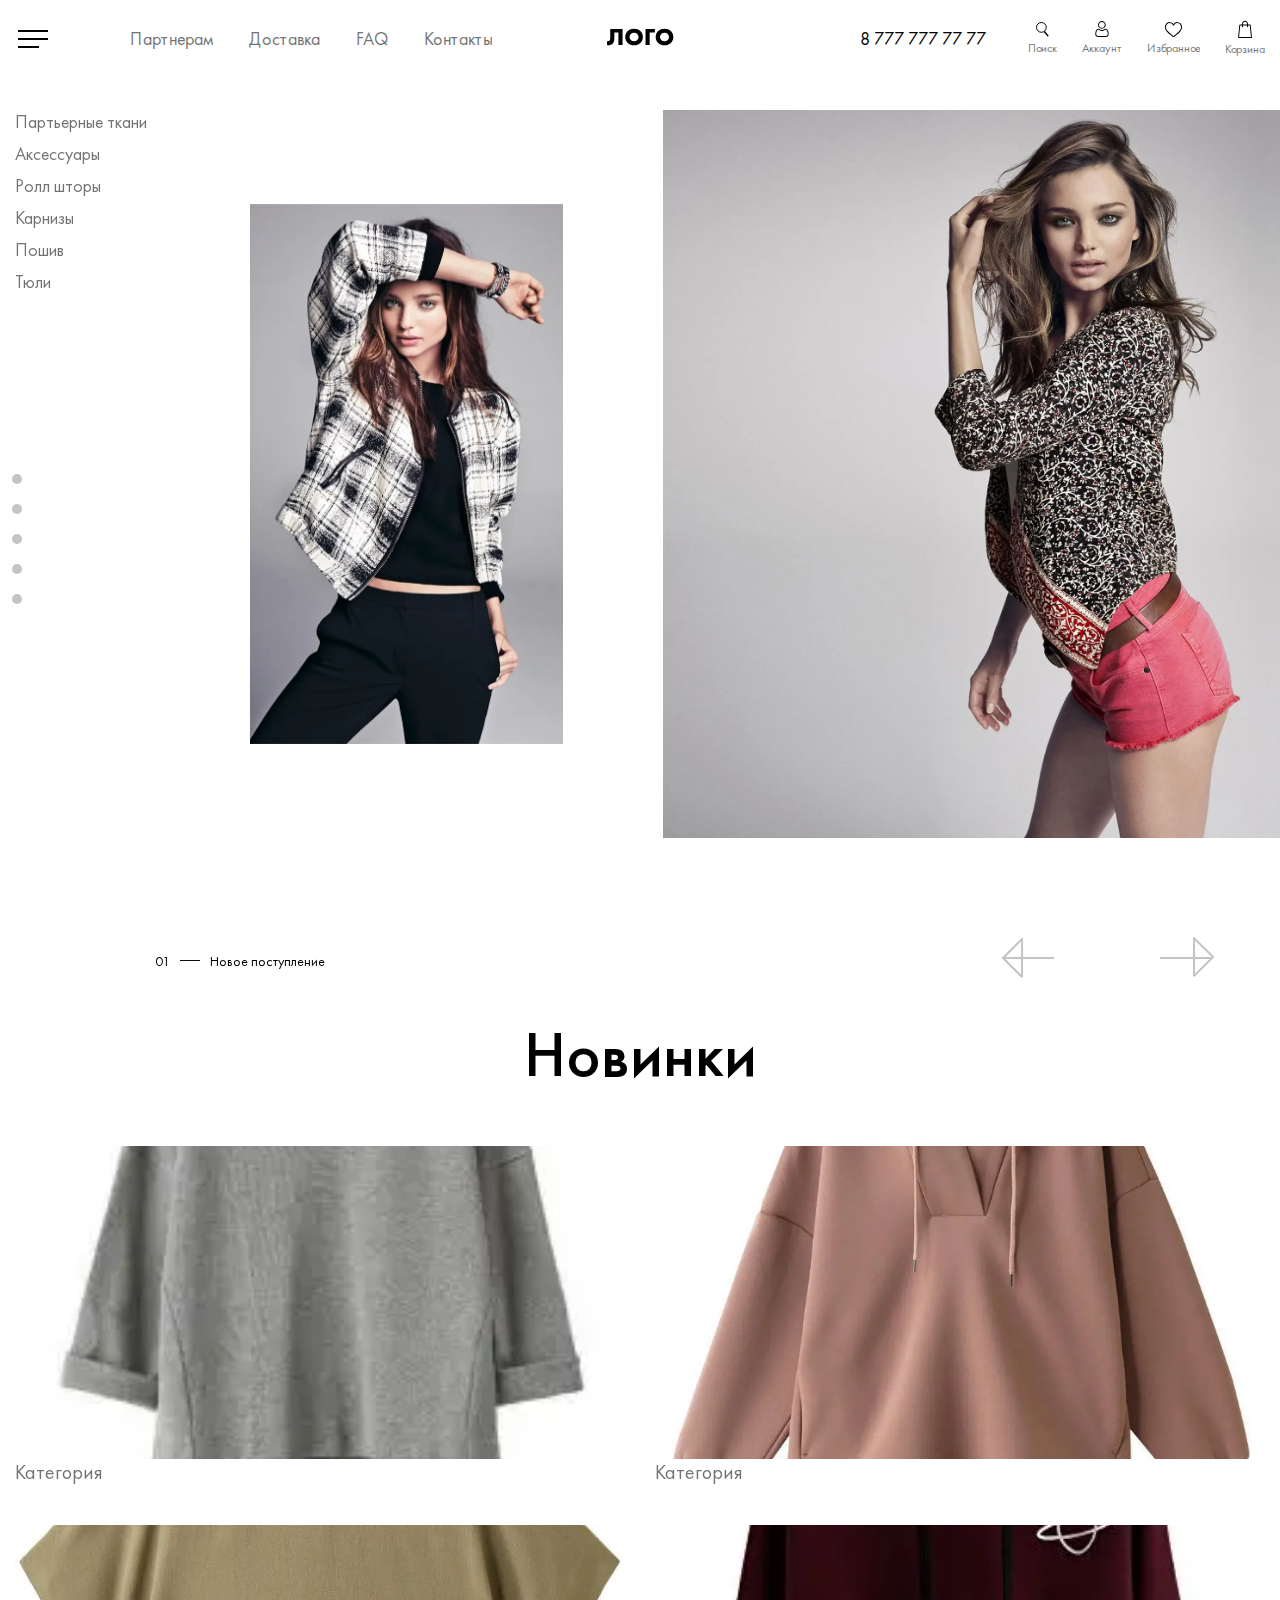
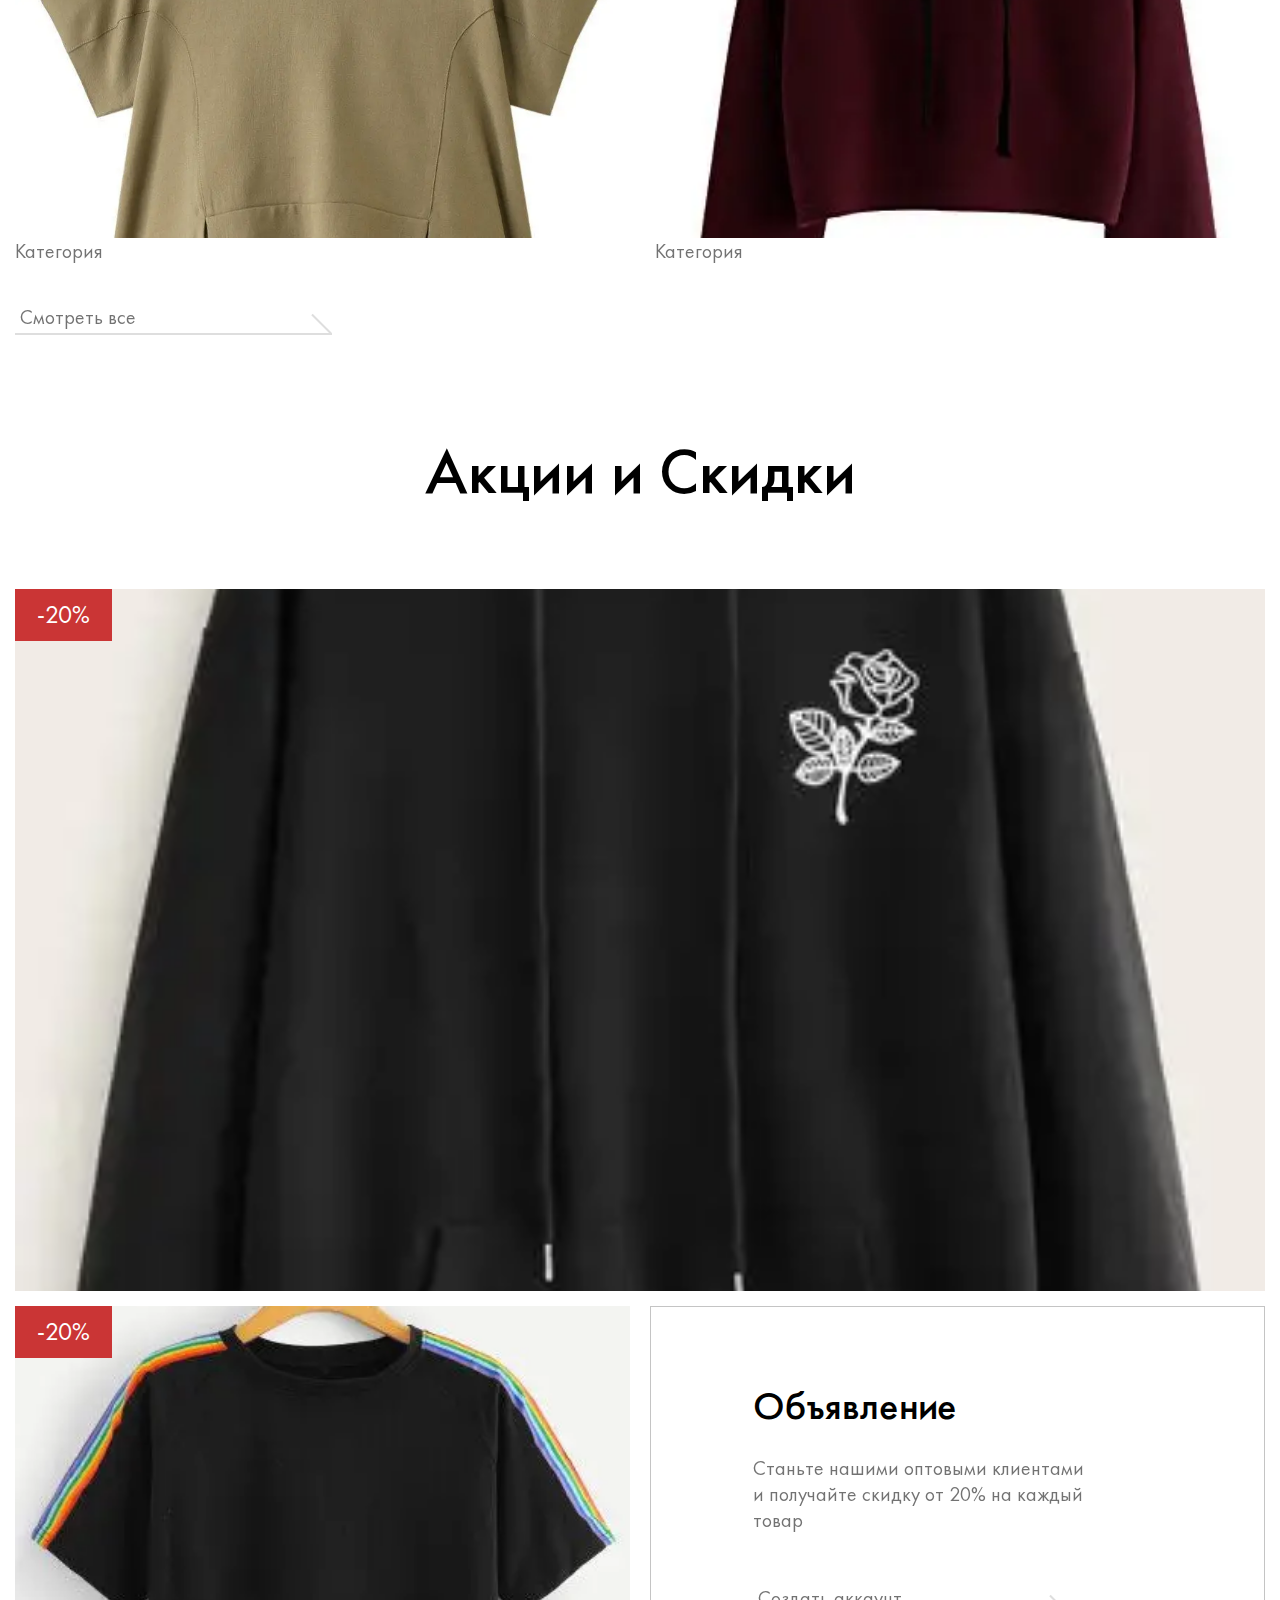
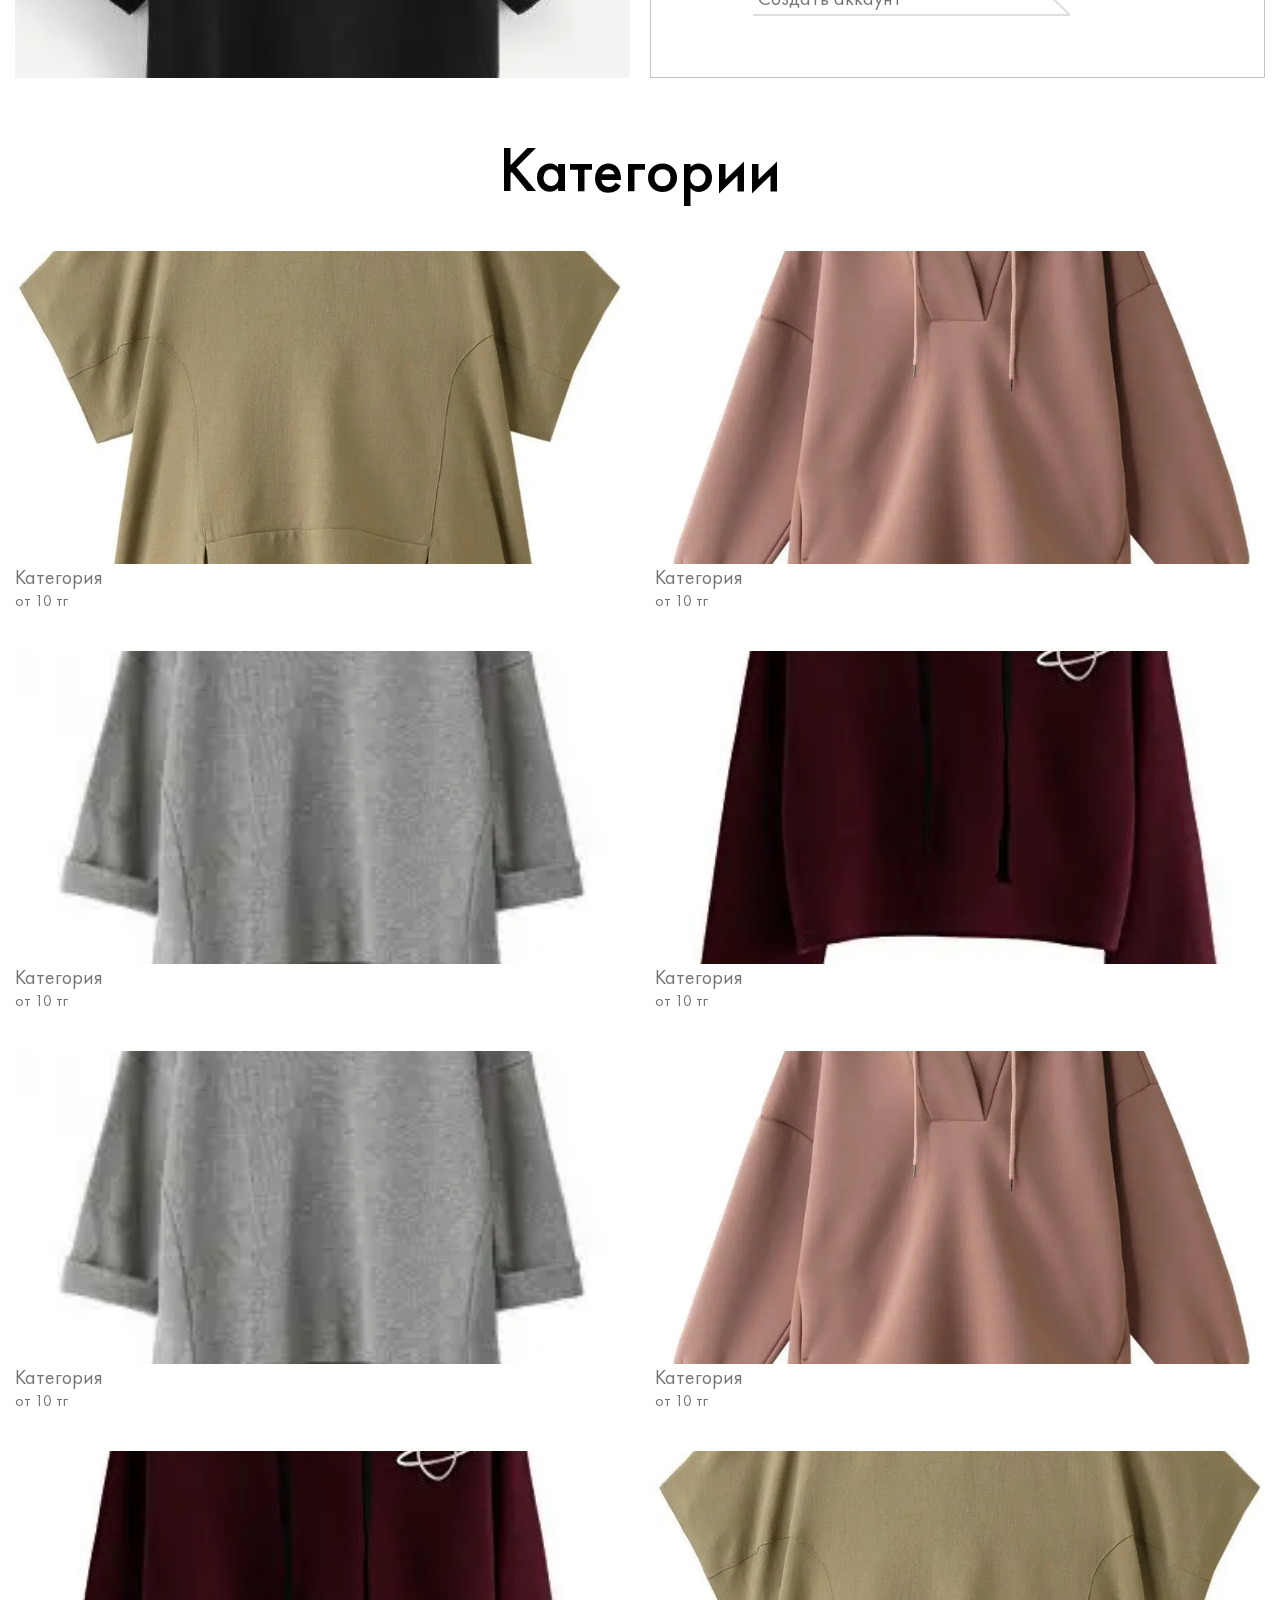
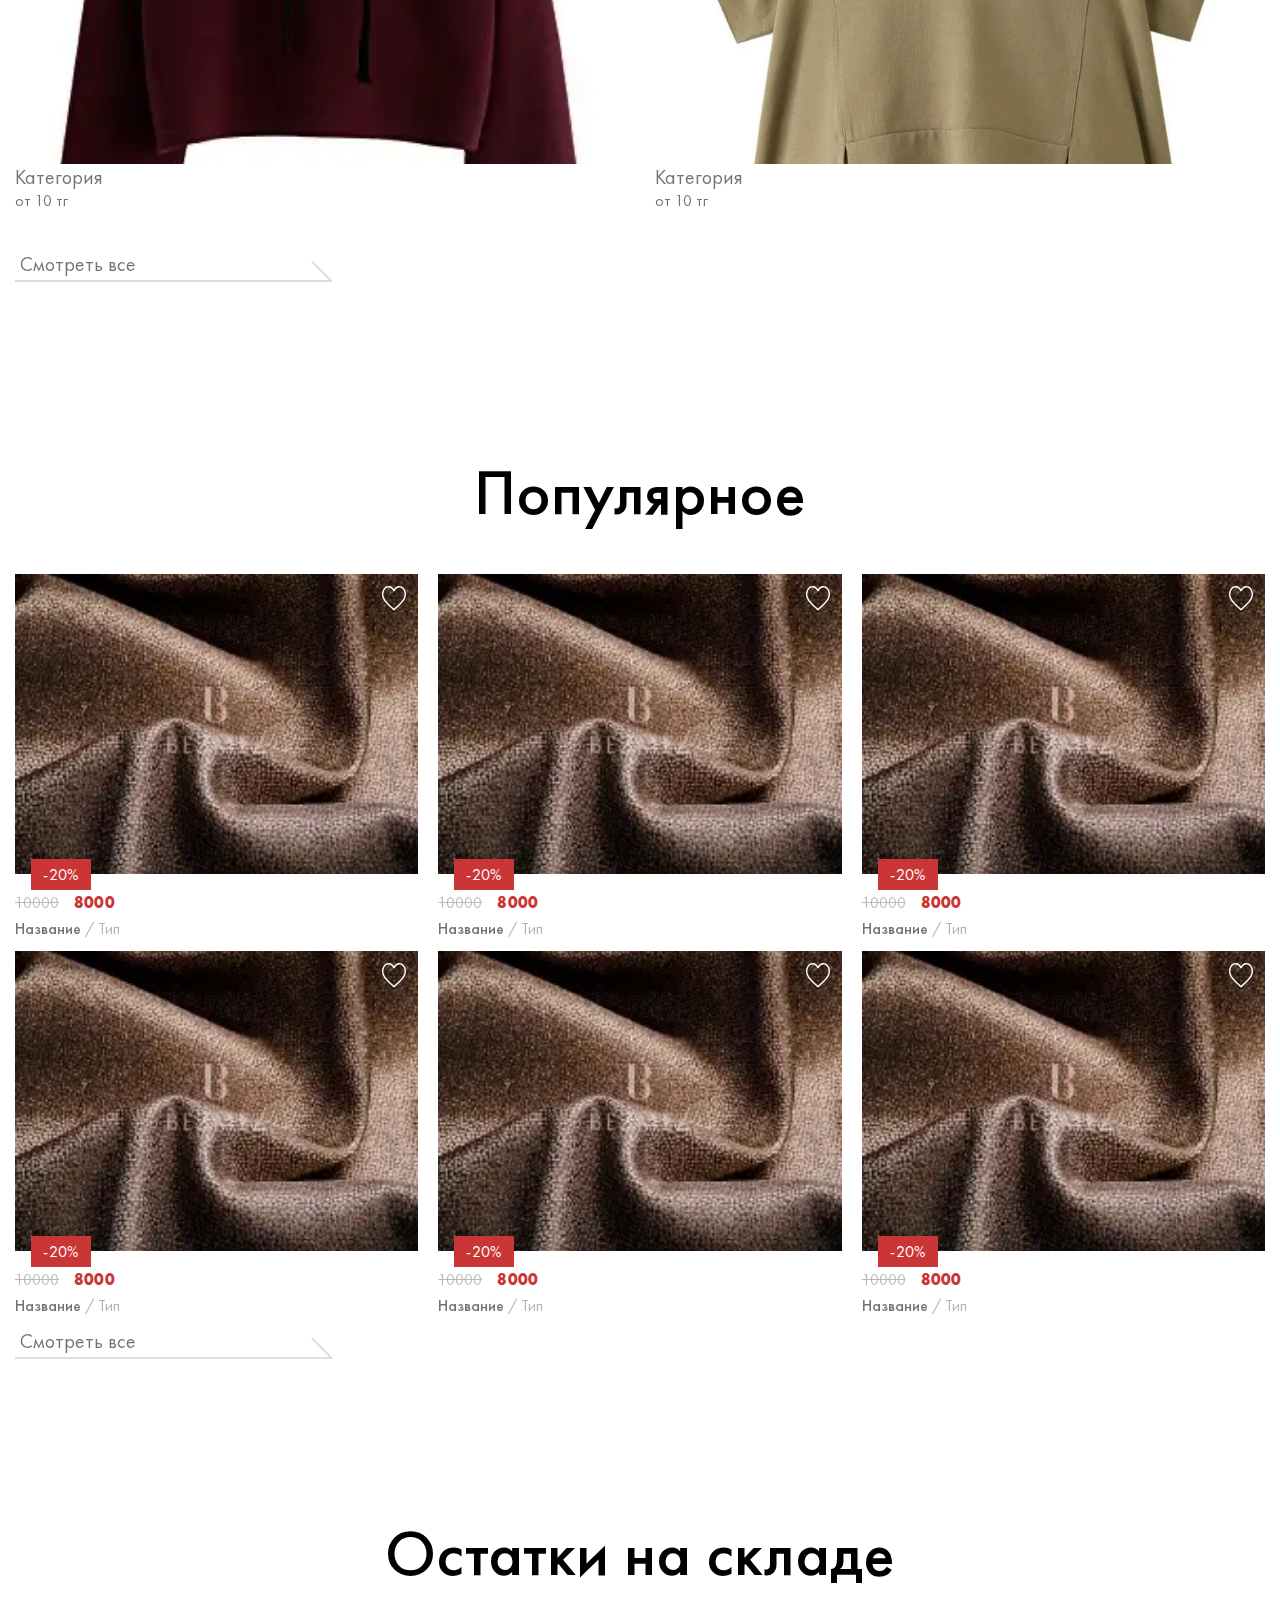
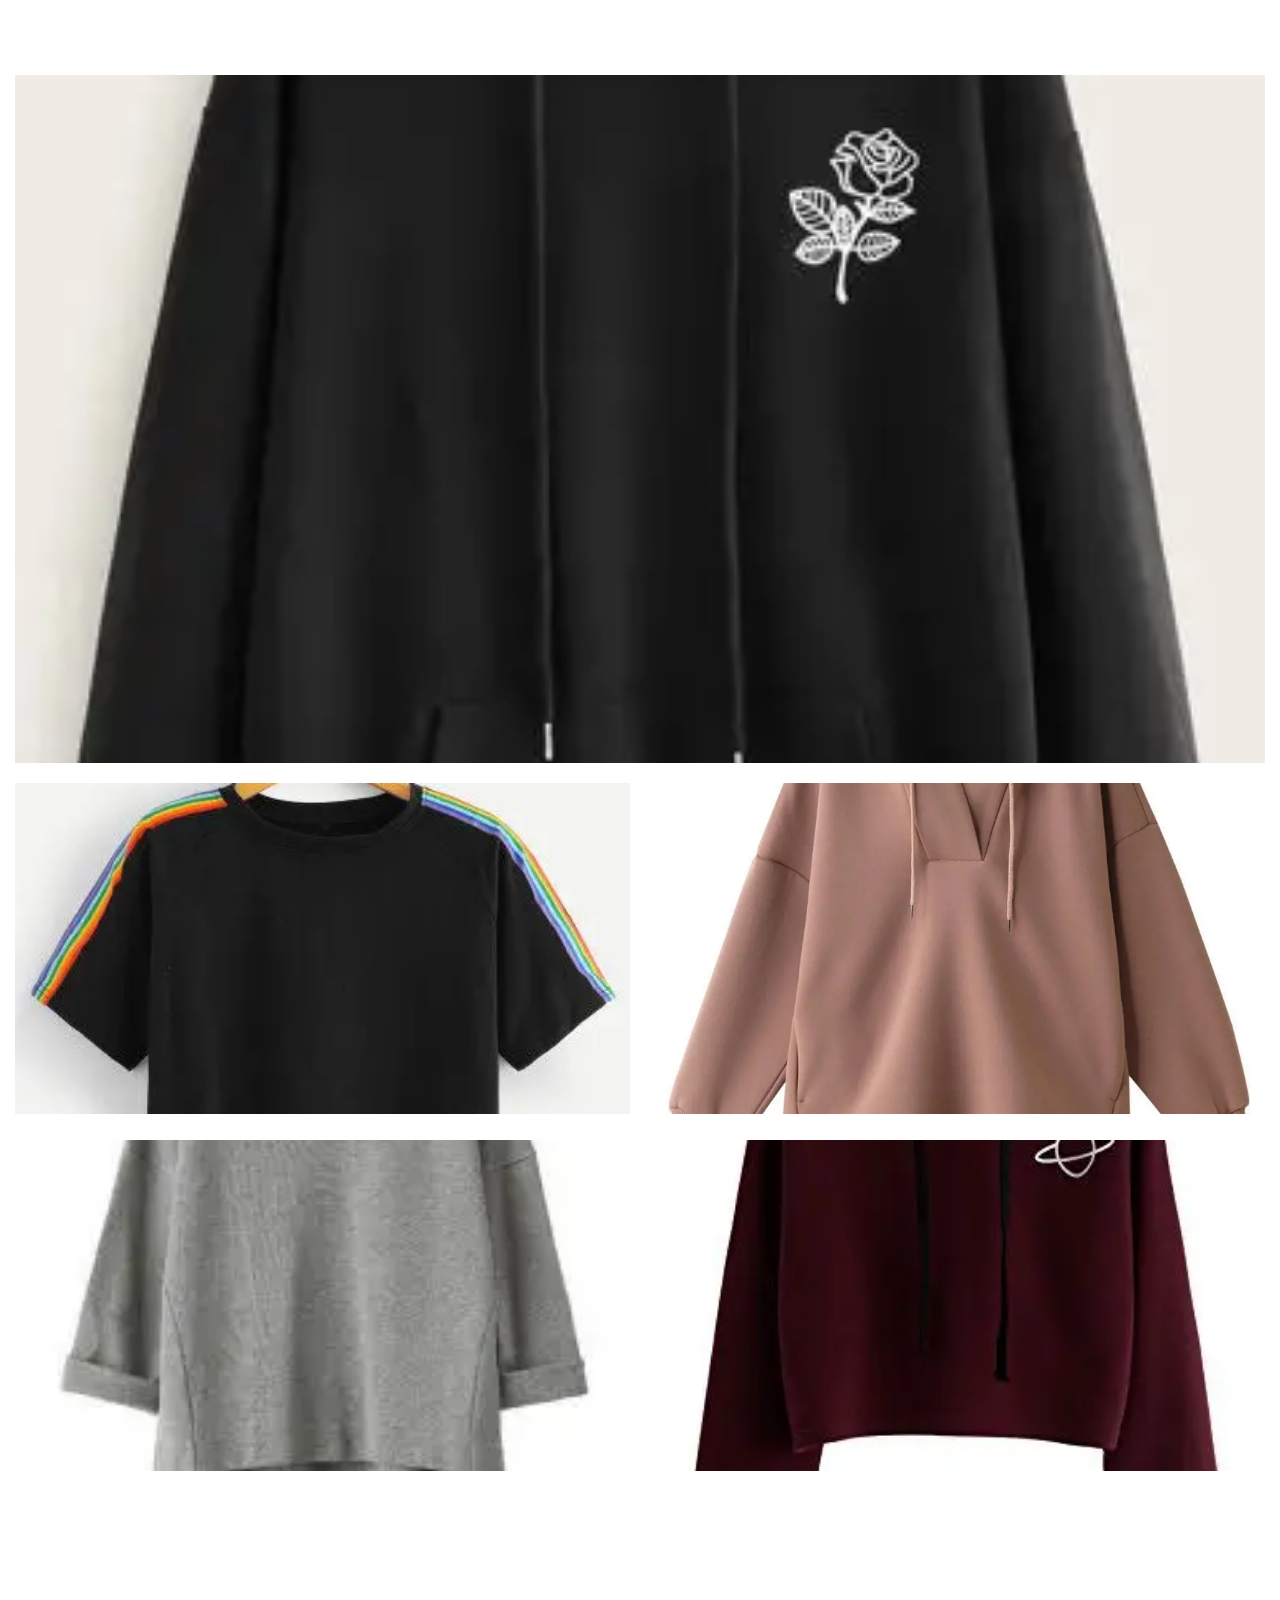
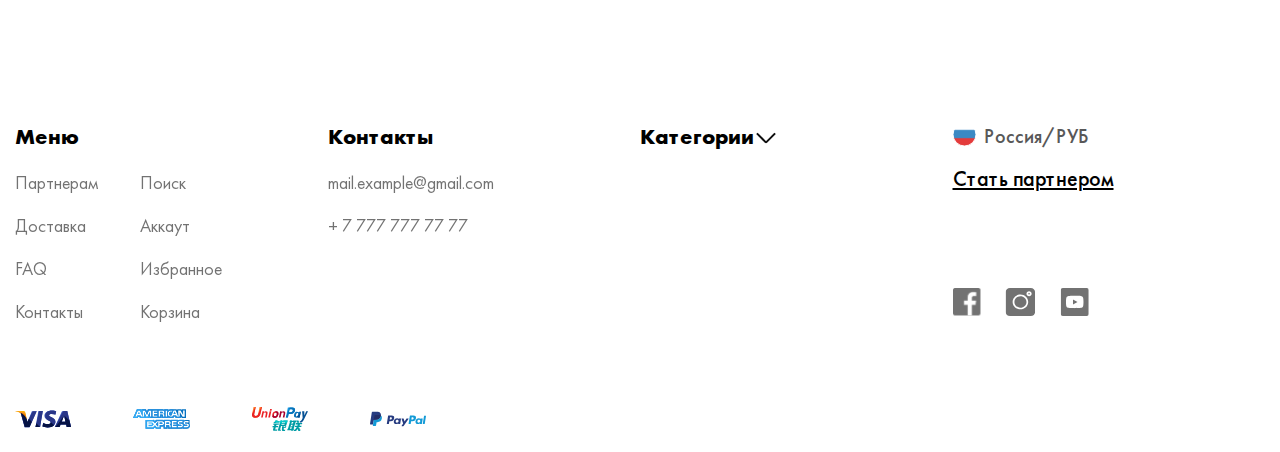
<file: index.html>
<!DOCTYPE html><html lang="ru"><head>    <meta charset="UTF-8"/>    <meta name="viewport" content="width=device-width, initial-scale=1">    <title>Logo</title>    <link rel="stylesheet" href="css/style.min.css"/>    <script src="https://ajax.googleapis.com/ajax/libs/jquery/3.5.1/jquery.min.js" defer></script>    <script src="js/libs.min.js" defer></script>    <script src="js/script.js" defer></script></head><body>    <header class="header">        <div class="container">            <div class="header__items">                <div class="header__items-column">                    <div class="header__menu-burger">                        <div class="header__menu">                            <span></span>                            <span></span>                            <span></span>                        </div>                        <div class="header__menu-body body-menu">                            <div class="container">                                <div class="body-menu__close">                                    <picture><source srcset="img/close.svg" type="image/webp"><img src="img/close.svg" alt=""></picture>                                </div>                                <div class="body-menu__items items-menu">                                    <div class="items-menu__title">5 000 товаров</div>                                </div>                            </div>                        </div>                    </div>                    <nav class="header__items-nav" data-da="body-menu__items,last,992">                        <ul>                            <li><a href="partner.html" class="header__items-link">Партнерам</a></li>                            <li><a href="delivery.html" class="header__items-link">Доставка</a></li>                            <li><a href="FAQ.html" class="header__items-link">FAQ</a></li>                            <li><a href="#" class="header__items-link">Контакты</a></li>                        </ul>                    </nav>                   </div>                <div class="header__items-column">                    <a href="#" class="header__items-logo">                        <picture><source srcset="img/logo.svg" type="image/webp"><img src="img/logo.svg" alt="Logo"></picture>                    </a>                </div>                <div class="header__items-column">                    <div class="header__items-points">                        <a href="tel:87777777777" class="header__items-phone">8 777 777 77 77</a>                        <div class="points-items" data-da="body-menu__items,3,992">                            <a href="catalog.html" class="header__items-point point-item">                                <div class="point-item__image">                                    <picture><source srcset="img/point-01.svg" type="image/webp"><img src="img/point-01.svg" alt=""></picture>                                </div>                                <div class="point-item__title">Поиск</div>                            </a>                            <a href="#" class="header__items-point point-item">                                <div class="point-item__image">                                    <picture><source srcset="img/point-02.svg" type="image/webp"><img src="img/point-02.svg" alt=""></picture>                                </div>                                <div class="point-item__title">Аккаунт</div>                            </a>                            <a href="#" class="header__items-point point-item">                                <div class="point-item__image">                                    <picture><source srcset="img/point-03.svg" type="image/webp"><img src="img/point-03.svg" alt=""></picture>                                </div>                                <div class="point-item__title">Избранное</div>                            </a>                            <a href="product.html" class="header__items-point point-item">                                <div class="point-item__image">                                    <picture><source srcset="img/point-04.svg" type="image/webp"><img src="img/point-04.svg" alt=""></picture>                                </div>                                <div class="point-item__title">Корзина</div>                            </a>                        </div>                    </div>                </div>            </div>        </div>    </header>    <section class="slider">        <div class="slider__container container">            <div class="slider__content">                <aside class="slider__categories side-categories" data-da="body-menu__items,2,992">                    <nav>                        <ul class="slider__categories-list side-categories__list">                            <li><a href="#" class="slider__categories-link side-categories__link">Партьерные ткани</a></li>                            <li><a href="#" class="slider__categories-link side-categories__link">Аксессуары</a></li>                            <li><a href="#" class="slider__categories-link side-categories__link">Ролл шторы</a></li>                            <li><a href="#" class="slider__categories-link side-categories__link">Карнизы</a></li>                            <li><a href="#" class="slider__categories-link side-categories__link">Пошив</a></li>                            <li><a href="#" class="slider__categories-link side-categories__link">Тюли</a></li>                        </ul>                    </nav>                </aside>                <div class="slider__items items-slider">                    <div class="items-slider__slide">                        <div class="items-slider__content">                            <div class="items-slider__image--l">                                <picture><source srcset="img/slider-image-02.webp" type="image/webp"><img src="img/slider-image-02.jpg" alt=""></picture>                            </div>                                <div class="items-slider__image--b">                                    <picture><source srcset="img/slider-image-03.webp" type="image/webp"><img src="img/slider-image-03.jpg" alt=""></picture>                                </div>                        </div>                    </div>                    <div class="items-slider__slide">                        <div class="items-slider__content">                            <div class="items-slider__image--l">                                <picture><source srcset="img/slider-image-02.webp" type="image/webp"><img src="img/slider-image-02.jpg" alt=""></picture>                            </div>                                <div class="items-slider__image--b">                                    <picture><source srcset="img/slider-image-03.webp" type="image/webp"><img src="img/slider-image-03.jpg" alt=""></picture>                                </div>                        </div>                    </div>                    <div class="items-slider__slide">                        <div class="items-slider__content">                            <div class="items-slider__image--l">                                <picture><source srcset="img/slider-image-02.webp" type="image/webp"><img src="img/slider-image-02.jpg" alt=""></picture>                            </div>                                <div class="items-slider__image--b">                                    <picture><source srcset="img/slider-image-03.webp" type="image/webp"><img src="img/slider-image-03.jpg" alt=""></picture>                                </div>                        </div>                    </div>                    <div class="items-slider__slide">                        <div class="items-slider__content">                            <div class="items-slider__image--l">                                <picture><source srcset="img/slider-image-02.webp" type="image/webp"><img src="img/slider-image-02.jpg" alt=""></picture>                            </div>                                <div class="items-slider__image--b">                                    <picture><source srcset="img/slider-image-03.webp" type="image/webp"><img src="img/slider-image-03.jpg" alt=""></picture>                                </div>                        </div>                    </div>                    <div class="items-slider__slide">                        <div class="items-slider__content">                            <div class="items-slider__image--l">                                <picture><source srcset="img/slider-image-02.webp" type="image/webp"><img src="img/slider-image-02.jpg" alt=""></picture>                            </div>                                <div class="items-slider__image--b">                                    <picture><source srcset="img/slider-image-03.webp" type="image/webp"><img src="img/slider-image-03.jpg" alt=""></picture>                                </div>                        </div>                    </div>                </div>            </div>            <div class="slider__items-nav nav-items">                <div class="nav-items__slider">                    <div class="nav-items-text">01 <span></span> Новое поступление</div>                    <div class="nav-items-text">02 <span></span> Новое поступление</div>                    <div class="nav-items-text">03 <span></span> Новое поступление</div>                    <div class="nav-items-text">04 <span></span> Новое поступление</div>                    <div class="nav-items-text">05 <span></span> Новое поступление</div>                </div>                <div class="nav-items__arrows">                    <div class="nav-items__arrow nav-items__prev">                        <picture><source srcset="img/slider-arrow-prev.svg" type="image/webp"><img src="img/slider-arrow-prev.svg" alt=""></picture>                    </div>                    <div class="nav-items__arrow nav-items__next">                        <picture><source srcset="img/slider-arrow-next.svg" type="image/webp"><img src="img/slider-arrow-next.svg" alt=""></picture>                    </div>                </div>            </div>        </div>    </section>    <section class="novelties">        <div class="container">            <div class="novelties__title title">Новинки</div>            <div class="novelties__items items-novelties items-products">                <div class="items-novelties__column items-products__column">                    <a href="#" class="items-novelties__card items-products__card">                        <div class="items-novelties__image items-products__image">                            <picture><source srcset="img/new-03.webp" type="image/webp"><img src="img/new-03.jpg" alt=""></picture>                        </div>                        <div class="items-novelties__text items-products__text">Категория</div>                    </a>                </div>                <div class="items-novelties__column items-products__column">                    <a href="#" class="items-novelties__card items-products__card">                        <div class="items-novelties__image items-products__image">                            <picture><source srcset="img/new-02.webp" type="image/webp"><img src="img/new-02.jpg" alt=""></picture>                        </div>                        <div class="items-novelties__text items-products__text">Категория</div>                    </a>                </div>                <div class="items-novelties__column items-products__column">                    <a href="#" class="items-novelties__card items-products__card">                        <div class="items-novelties__image items-products__image">                            <picture><source srcset="img/new-01.webp" type="image/webp"><img src="img/new-01.jpg" alt=""></picture>                        </div>                        <div class="items-novelties__text items-products__text">Категория</div>                    </a>                </div>                <div class="items-novelties__column items-products__column">                    <a href="#" class="items-novelties__card items-products__card">                        <div class="items-novelties__image items-products__image">                            <picture><source srcset="img/new-04.webp" type="image/webp"><img src="img/new-04.jpg" alt=""></picture>                        </div>                        <div class="items-novelties__text items-products__text">Категория</div>                    </a>                </div>            </div>            <a href="#" class="novelties__all all"><span>Смотреть все</span></a>        </div>    </section>    <section class="stonks">        <div class="container">            <div class="stonks__title title">Акции и Скидки</div>            <div class="stonks__items items-stonks">                <div class="items-stonks__column">                    <a href="#" class="items-stonks__card">                        <div class="items-stonks__image items-stonks__image--b">                            <div class="discount">-20%</div>                            <picture><source srcset="img/discount-01.webp" type="image/webp"><img src="img/discount-01.jpg" alt=""></picture>                        </div>                    </a>                </div>                <div class="items-stonks__column">                    <div class="items-stonks__wrapper">                        <div class="items-stonks__block">                            <a href="#" class="items-stonks__card">                                <div class="items-stonks__image items-stonks__image--l">                                    <div class="discount">-20%</div>                                    <picture><source srcset="img/discount-02.webp" type="image/webp"><img src="img/discount-02.jpg" alt=""></picture>                                </div>                            </a>                        </div>                        <div class="items-stonks__block">                            <div class="items-stonks__ad">                                <div class="items-stonks__ad-title">Объявление</div>                                <div class="items-stonks__ad-text">                                    Станьте нашими оптовыми клиентами и получайте                                    скидку от 20% на каждый товар                                </div>                                <a href="#" class="items-stonks__ad-account all"><span>Создать аккаунт</span></a>                            </div>                        </div>                    </div>                </div>            </div>        </div>    </section>    <section class="categories">        <div class="container">            <div class="categories__title title">Категории</div>            <div class="categories__items items-categories items-products">                <div class="items-categories__column items-products__column">                    <a href="#" class="items-categories__card items-products__card">                        <div class="items-categories__image items-products__image">                            <picture><source srcset="img/new-01.webp" type="image/webp"><img src="img/new-01.jpg" alt=""></picture>                        </div>                        <div class="items-categories__text items-products__text">Категория</div>                        <div class="items-categories__price">от 10 тг</div>                    </a>                </div>                <div class="items-categories__column items-products__column">                    <a href="#" class="items-categories__card items-products__card">                        <div class="items-categories__image items-products__image">                            <picture><source srcset="img/new-02.webp" type="image/webp"><img src="img/new-02.jpg" alt=""></picture>                        </div>                        <div class="items-categories__text items-products__text">Категория</div>                        <div class="items-categories__price">от 10 тг</div>                    </a>                </div>                <div class="items-categories__column items-products__column">                    <a href="#" class="items-categories__card items-products__card">                        <div class="items-categories__image items-products__image">                            <picture><source srcset="img/new-03.webp" type="image/webp"><img src="img/new-03.jpg" alt=""></picture>                        </div>                        <div class="items-categories__text items-products__text">Категория</div>                        <div class="items-categories__price">от 10 тг</div>                    </a>                </div>                <div class="items-categories__column items-products__column">                    <a href="#" class="items-categories__card items-products__card">                        <div class="items-categories__image items-products__image">                            <picture><source srcset="img/new-04.webp" type="image/webp"><img src="img/new-04.jpg" alt=""></picture>                        </div>                        <div class="items-categories__text items-products__text">Категория</div>                        <div class="items-categories__price">от 10 тг</div>                    </a>                </div>                <div class="items-categories__column items-products__column">                    <a href="#" class="items-categories__card items-products__card">                        <div class="items-categories__image items-products__image">                            <picture><source srcset="img/new-03.webp" type="image/webp"><img src="img/new-03.jpg" alt=""></picture>                        </div>                        <div class="items-categories__text items-products__text">Категория</div>                        <div class="items-categories__price">от 10 тг</div>                    </a>                </div>                <div class="items-categories__column items-products__column">                    <a href="#" class="items-categories__card items-products__card">                        <div class="items-categories__image items-products__image">                            <picture><source srcset="img/new-02.webp" type="image/webp"><img src="img/new-02.jpg" alt=""></picture>                        </div>                        <div class="items-categories__text items-products__text">Категория</div>                        <div class="items-categories__price">от 10 тг</div>                    </a>                </div>                <div class="items-categories__column items-products__column">                    <a href="#" class="items-categories__card items-products__card">                        <div class="items-categories__image items-products__image">                            <picture><source srcset="img/new-04.webp" type="image/webp"><img src="img/new-04.jpg" alt=""></picture>                        </div>                        <div class="items-categories__text items-products__text">Категория</div>                        <div class="items-categories__price">от 10 тг</div>                    </a>                </div>                <div class="items-categories__column items-products__column">                    <a href="#" class="items-categories__card items-products__card">                        <div class="items-categories__image items-products__image">                            <picture><source srcset="img/new-01.webp" type="image/webp"><img src="img/new-01.jpg" alt=""></picture>                        </div>                        <div class="items-categories__text items-products__text">Категория</div>                        <div class="items-categories__price">от 10 тг</div>                    </a>                </div>            </div>            <a href="#" class="categories__all all"><span>Смотреть все</span></a>        </div>    </section>    <section class="popular">        <div class="container">            <div class="popular__title title">Популярное</div>            <div class="popular__items items-popular">                <div class="items-popular__column">                    <a href="#" class="items-popular__card">                        <div class="items-popular__image">                            <div class="items-popular__like">                                <picture><source srcset="img/like.svg" type="image/webp"><img src="img/like.svg" alt="like"></picture>                            </div>                            <div class="popular__discount discount">-20%</div>                            <picture><source srcset="img/popular.webp" type="image/webp"><img class="popular-image" src="img/popular.jpg" alt=""></picture>                        </div>                        <div class="items-popular__price">                            <div class="items-popular__price-old">10000</div>                            <div class="items-popular__price-actual">8000</div>                        </div>                        <div class="items-popular__name">                            Название <span>/ Тип</span>                        </div>                    </a>                </div>                <div class="items-popular__column">                    <a href="#" class="items-popular__card">                        <div class="items-popular__image">                            <div class="items-popular__like">                                <picture><source srcset="img/like.svg" type="image/webp"><img src="img/like.svg" alt="like"></picture>                            </div>                            <div class="popular__discount discount">-20%</div>                            <picture><source srcset="img/popular.webp" type="image/webp"><img class="popular-image" src="img/popular.jpg" alt=""></picture>                        </div>                        <div class="items-popular__price">                            <div class="items-popular__price-old">10000</div>                            <div class="items-popular__price-actual">8000</div>                        </div>                        <div class="items-popular__name">                            Название <span>/ Тип</span>                        </div>                    </a>                </div>                <div class="items-popular__column">                    <a href="#" class="items-popular__card">                        <div class="items-popular__image">                            <div class="items-popular__like">                                <picture><source srcset="img/like.svg" type="image/webp"><img src="img/like.svg" alt="like"></picture>                            </div>                            <div class="popular__discount discount">-20%</div>                            <picture><source srcset="img/popular.webp" type="image/webp"><img class="popular-image" src="img/popular.jpg" alt=""></picture>                        </div>                        <div class="items-popular__price">                            <div class="items-popular__price-old">10000</div>                            <div class="items-popular__price-actual">8000</div>                        </div>                        <div class="items-popular__name">                            Название <span>/ Тип</span>                        </div>                    </a>                </div>                <div class="items-popular__column">                    <a href="#" class="items-popular__card">                        <div class="items-popular__image">                            <div class="items-popular__like">                                <picture><source srcset="img/like.svg" type="image/webp"><img src="img/like.svg" alt="like"></picture>                            </div>                            <div class="popular__discount discount">-20%</div>                            <picture><source srcset="img/popular.webp" type="image/webp"><img class="popular-image" src="img/popular.jpg" alt=""></picture>                        </div>                        <div class="items-popular__price">                            <div class="items-popular__price-old">10000</div>                            <div class="items-popular__price-actual">8000</div>                        </div>                        <div class="items-popular__name">                            Название <span>/ Тип</span>                        </div>                    </a>                </div>                <div class="items-popular__column">                    <a href="#" class="items-popular__card">                        <div class="items-popular__image">                            <div class="items-popular__like">                                <picture><source srcset="img/like.svg" type="image/webp"><img src="img/like.svg" alt="like"></picture>                            </div>                            <div class="popular__discount discount">-20%</div>                            <picture><source srcset="img/popular.webp" type="image/webp"><img class="popular-image" src="img/popular.jpg" alt=""></picture>                        </div>                        <div class="items-popular__price">                            <div class="items-popular__price-old">10000</div>                            <div class="items-popular__price-actual">8000</div>                        </div>                        <div class="items-popular__name">                            Название <span>/ Тип</span>                        </div>                    </a>                </div>                <div class="items-popular__column">                    <a href="#" class="items-popular__card">                        <div class="items-popular__image">                            <div class="items-popular__like">                                <picture><source srcset="img/like.svg" type="image/webp"><img src="img/like.svg" alt="like"></picture>                            </div>                            <div class="popular__discount discount">-20%</div>                            <picture><source srcset="img/popular.webp" type="image/webp"><img class="popular-image" src="img/popular.jpg" alt=""></picture>                        </div>                        <div class="items-popular__price">                            <div class="items-popular__price-old">10000</div>                            <div class="items-popular__price-actual">8000</div>                        </div>                        <div class="items-popular__name">                            Название <span>/ Тип</span>                        </div>                    </a>                </div>            </div>            <a href="#" class="popular__all all"><span>Смотреть все</span></a>        </div>    </section>    <section class="leftovers">        <div class="container">            <div class="leftovers__title title">Остатки на складе</div>            <div class="leftovers__items items-leftovers">                <div class="items-leftovers__column">                    <a href="#" class="items-leftovers__card">                        <div class="items-leftovers__image items-leftovers__image--b">                            <picture><source srcset="img/discount-01.webp" type="image/webp"><img src="img/discount-01.jpg" alt=""></picture>                        </div>                    </a>                </div>                <div class="items-leftovers__column">                    <div class="items-leftovers__images images-leftovers">                        <div class="images-leftovers__column">                            <a href="#" class="items-leftovers__card">                                <div class="items-leftovers__image items-leftovers__image--l">                                    <picture><source srcset="img/discount-02.webp" type="image/webp"><img src="img/discount-02.jpg" alt=""></picture>                                </div>                            </a>                        </div>                        <div class="images-leftovers__column">                            <a href="#" class="items-leftovers__card">                                <div class="items-leftovers__image items-leftovers__image--l">                                    <picture><source srcset="img/new-02.webp" type="image/webp"><img src="img/new-02.jpg" alt=""></picture>                                </div>                            </a>                        </div>                    </div>                </div>                <div class="items-leftovers__column">                    <div class="items-leftovers__images images-leftovers">                        <div class="images-leftovers__column">                            <a href="#" class="items-leftovers__card">                                <div class="items-leftovers__image items-leftovers__image--l">                                    <picture><source srcset="img/new-03.webp" type="image/webp"><img src="img/new-03.jpg" alt=""></picture>                                </div>                            </a>                        </div>                        <div class="images-leftovers__column">                            <a href="#" class="items-leftovers__card">                                <div class="items-leftovers__image items-leftovers__image--l">                                    <picture><source srcset="img/new-04.webp" type="image/webp"><img src="img/new-04.jpg" alt=""></picture>                                </div>                            </a>                        </div>                    </div>                </div>            </div>        </div>    </section>    <footer class="footer">        <div class="container">            <div class="footer__items items-footer">                <div class="items-footer__column">                    <div class="items-footer__menu menu-footer">                        <div class="menu-footer__column">                            <div class="menu-footer__title">Меню</div>                            <nav class="menu-footer__nav">                                <ul class="menu-footer__list">                                    <li><a href="#" class="menu-footer__link">Партнерам</a></li>                                    <li><a href="#" class="menu-footer__link">Доставка</a></li>                                    <li><a href="#" class="menu-footer__link">FAQ</a></li>                                    <li><a href="#" class="menu-footer__link">Контакты</a></li>                                </ul>                                <ul class="menu-footer__list">                                    <li><a href="#" class="menu-footer__link">Поиск</a></li>                                    <li><a href="#" class="menu-footer__link">Аккаут</a></li>                                    <li><a href="#" class="menu-footer__link">Избранное</a></li>                                    <li><a href="#" class="menu-footer__link">Корзина</a></li>                                </ul>                            </nav>                        </div>                        <div class="menu-footer__column">                            <div class="menu-footer__title">Контакты</div>                            <div class="menu-footer__contacts">                                <a href="mailto:mail.example@gmail.com" class="menu-footer__contact">mail.example@gmail.com</a>                                <a href="tel:+77777777777" class="menu-footer__contact">+ 7 777 777 77 77</a>                            </div>                        </div>                    </div>                    <div class="items-footer__pay">                        <picture><source srcset="img/pay.svg" type="image/webp"><img src="img/pay.svg" alt=""></picture>                    </div>                </div>                <div class="items-footer__column">                    <div class="items-footer__right right-footer">                        <div class="right-footer__column">                            <div class="menu-footer__title right-footer__title"><span></span>Категории</div>                        </div>                        <div class="right-footer__column">                            <div class="right-footer__language"><span>Россия/РУБ</span></div>                            <a href="#" class="right-footer__partner">Стать партнером</a>                            <div class="right-footer__socials socials-footer">                                <a href="#" class="socials-footer__item">                                    <picture><source srcset="img/social-01.svg" type="image/webp"><img src="img/social-01.svg" alt="Facebook"></picture>                                </a>                                <a href="#" class="socials-footer__item">                                    <picture><source srcset="img/social-02.svg" type="image/webp"><img src="img/social-02.svg" alt="Instagram"></picture>                                </a>                                <a href="#" class="socials-footer__item">                                    <picture><source srcset="img/social-03.svg" type="image/webp"><img src="img/social-03.svg" alt="YouTube"></picture>                                </a>                            </div>                        </div>                    </div>                </div>            </div>        </div>    </footer></body></html>
</file>
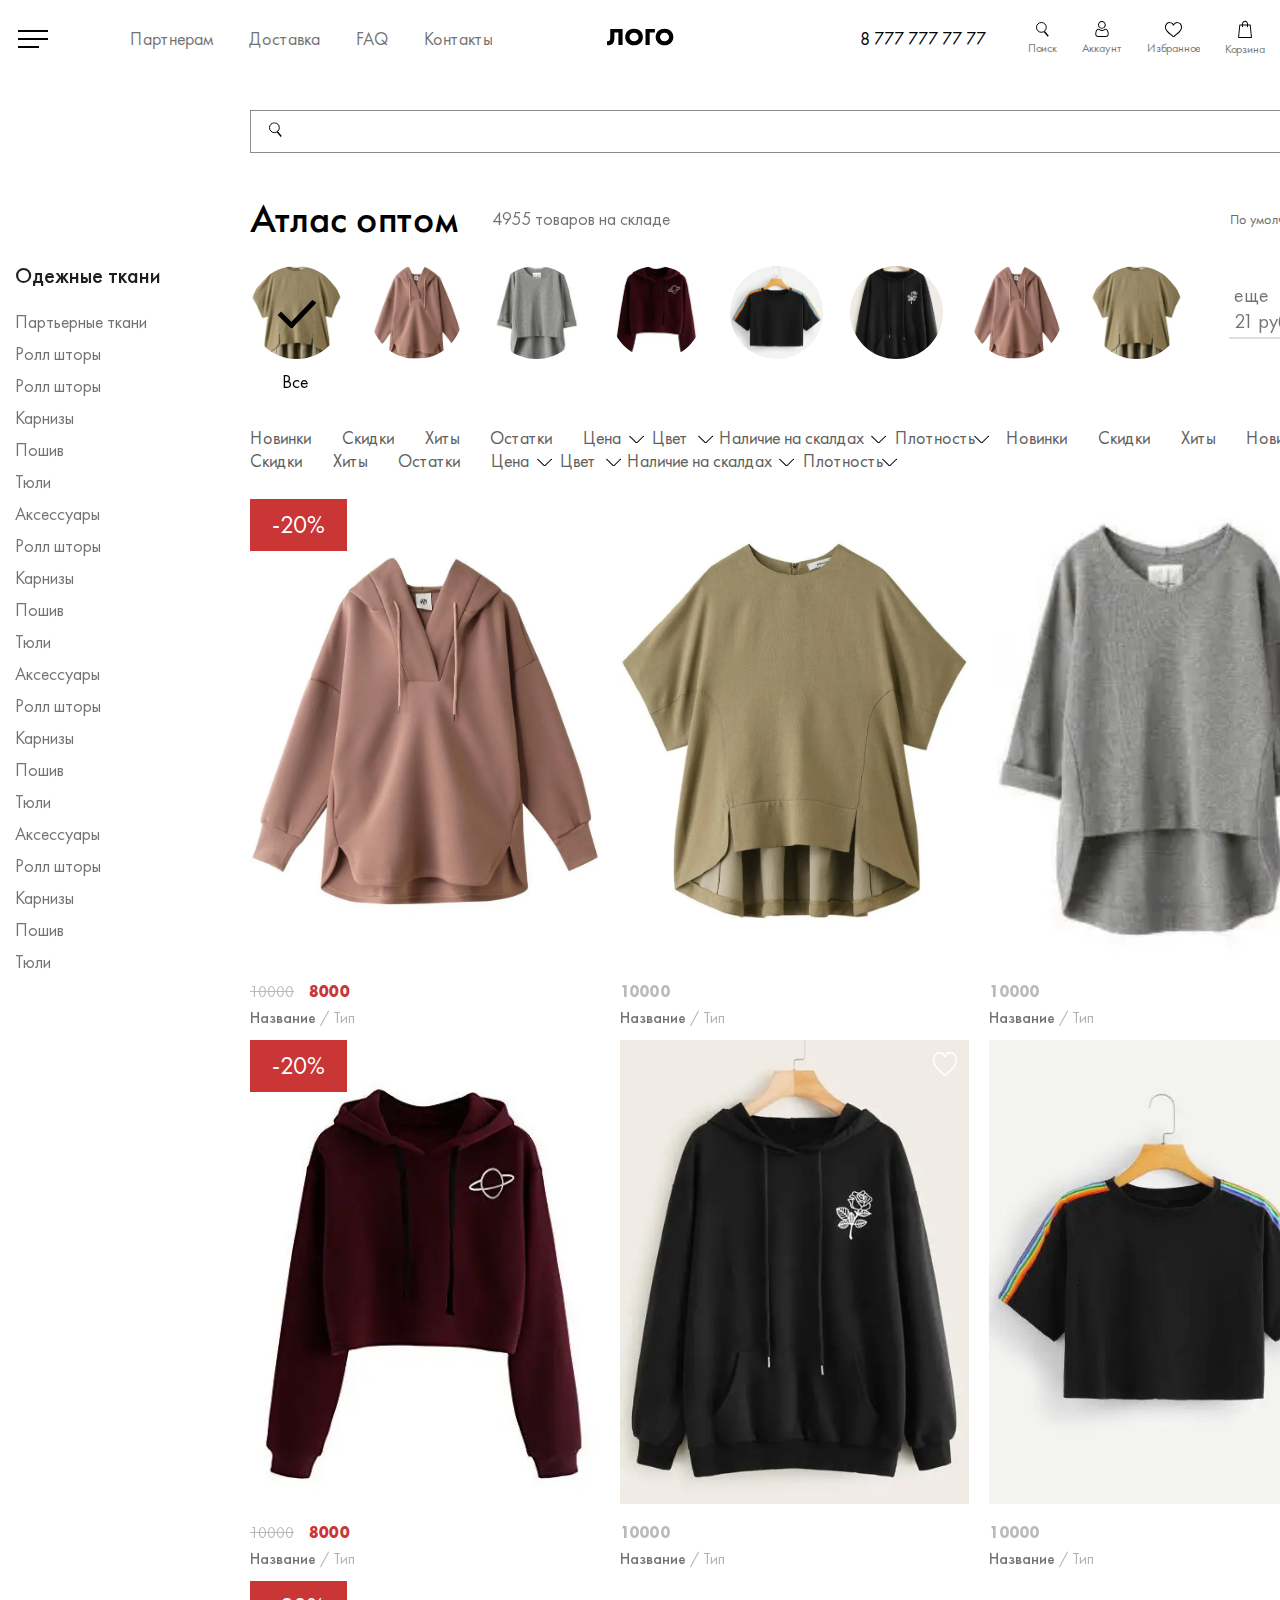
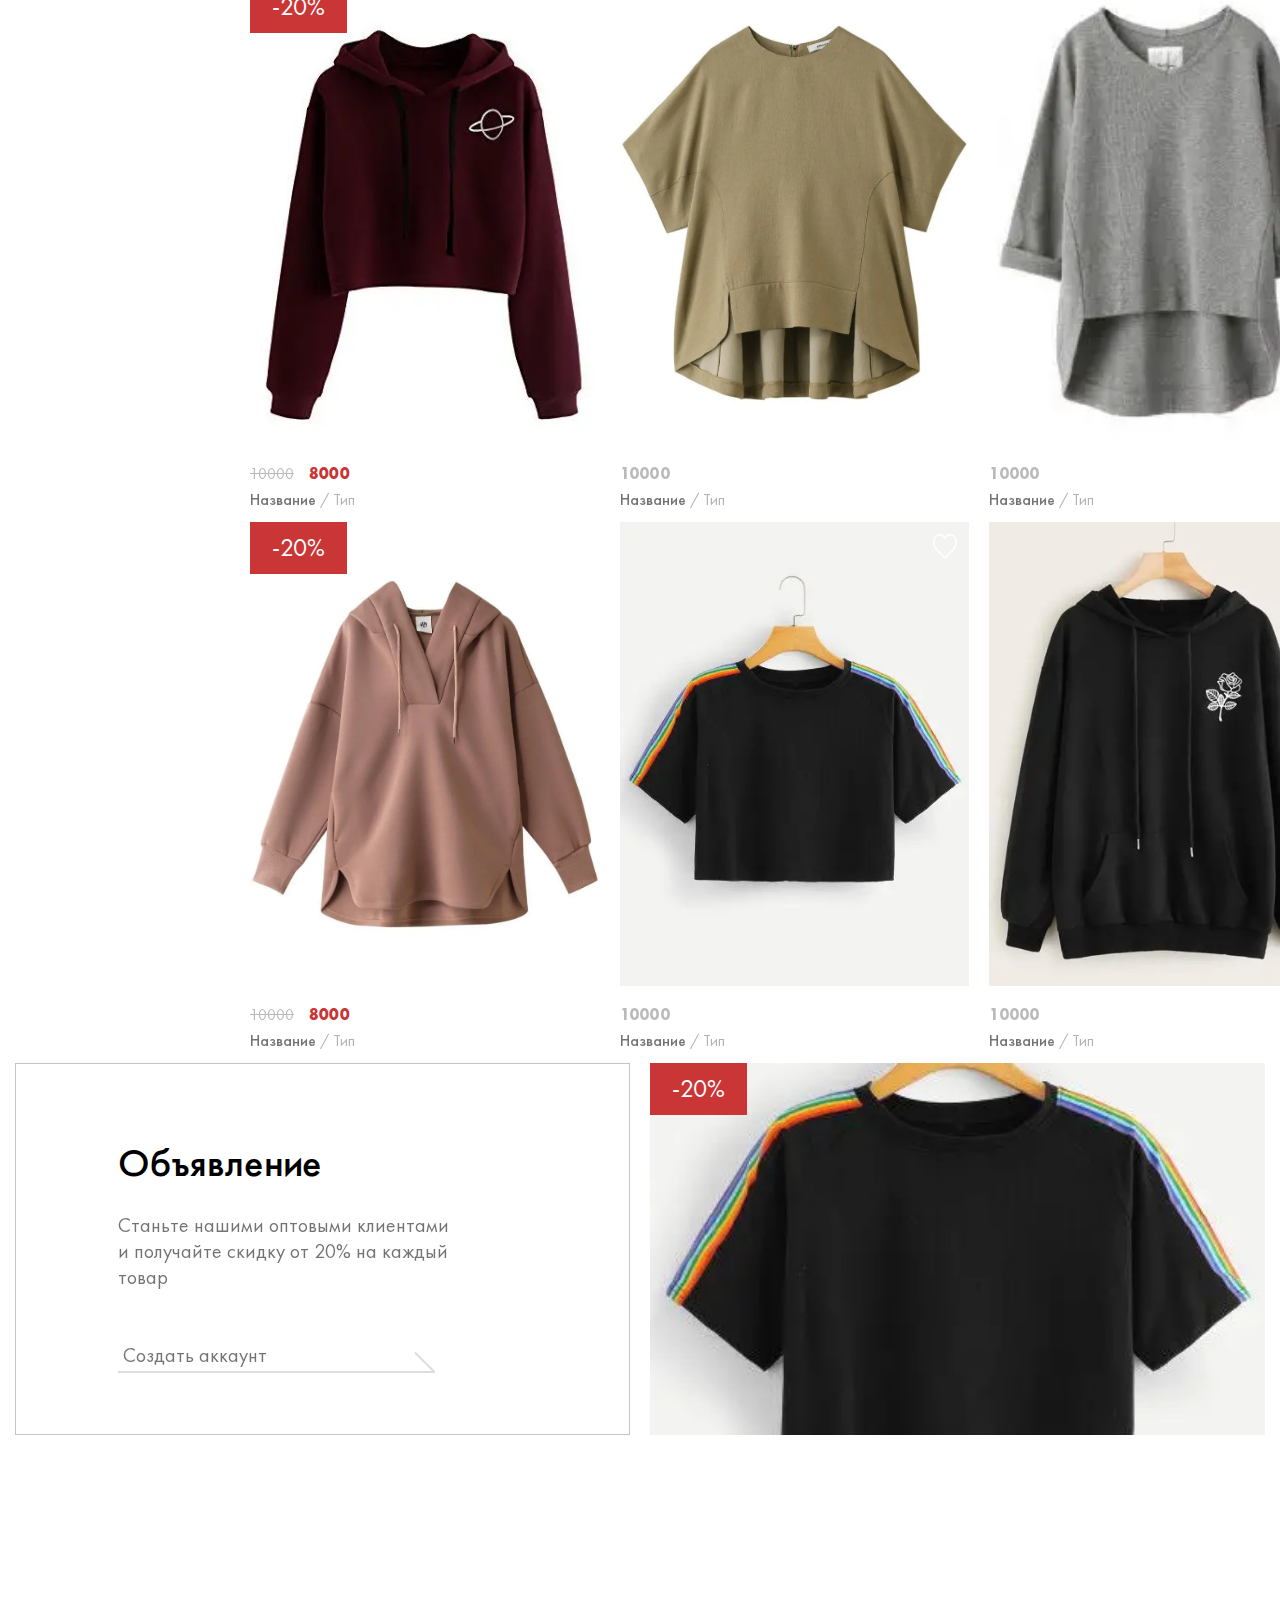
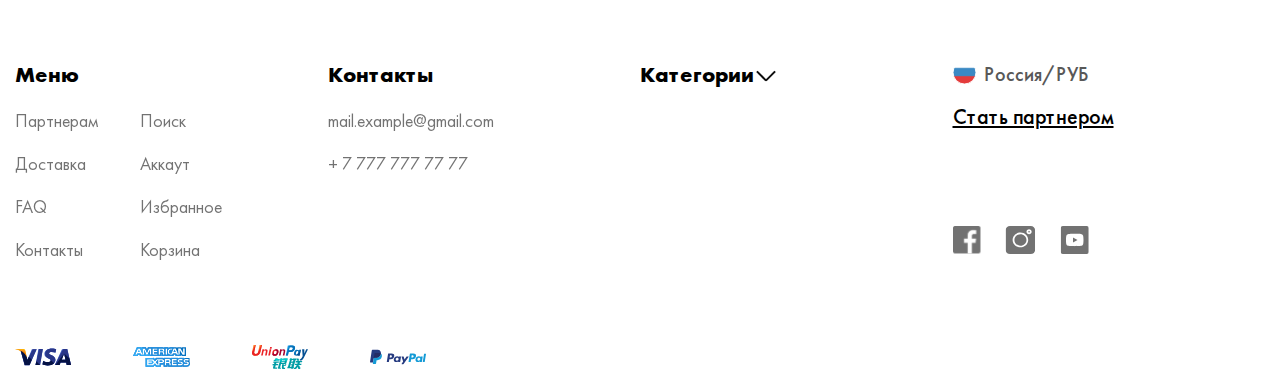
<file: catalog.html>
<!DOCTYPE html><html lang="ru"><head>    <meta charset="UTF-8" />    <meta name="viewport" content="width=device-width, initial-scale=1">    <title>Каталог</title>    <link rel="stylesheet" href="css/style.min.css" />    <script src="https://ajax.googleapis.com/ajax/libs/jquery/3.5.1/jquery.min.js" defer></script>    <script src="js/libs.min.js" defer></script>    <script src="js/script.js" defer></script></head><body>    <header class="header">        <div class="container">            <div class="header__items">                <div class="header__items-column">                    <div class="header__menu-burger">                        <div class="header__menu">                            <span></span>                            <span></span>                            <span></span>                        </div>                        <div class="header__menu-body body-menu">                            <div class="container">                                <div class="body-menu__close">                                    <picture><source srcset="img/close.svg" type="image/webp"><img src="img/close.svg" alt=""></picture>                                </div>                                <div class="body-menu__items items-menu">                                    <div class="items-menu__title">5 000 товаров</div>                                </div>                            </div>                        </div>                    </div>                    <nav class="header__items-nav" data-da="body-menu__items,last,992">                        <ul>                            <li><a href="#" class="header__items-link">Партнерам</a></li>                            <li><a href="#" class="header__items-link">Доставка</a></li>                            <li><a href="#" class="header__items-link">FAQ</a></li>                            <li><a href="#" class="header__items-link">Контакты</a></li>                        </ul>                    </nav>                </div>                <div class="header__items-column">                    <a href="#" class="header__items-logo">                        <picture><source srcset="img/logo.svg" type="image/webp"><img src="img/logo.svg" alt="Logo"></picture>                    </a>                </div>                <div class="header__items-column">                    <div class="header__items-points">                        <a href="tel:87777777777" class="header__items-phone">8 777 777 77 77</a>                        <div class="points-items" data-da="body-menu__items,3,992">                            <a href="#" class="header__items-point point-item">                                <div class="point-item__image">                                    <picture><source srcset="img/point-01.svg" type="image/webp"><img src="img/point-01.svg" alt=""></picture>                                </div>                                <div class="point-item__title">Поиск</div>                            </a>                            <a href="#" class="header__items-point point-item">                                <div class="point-item__image">                                    <picture><source srcset="img/point-02.svg" type="image/webp"><img src="img/point-02.svg" alt=""></picture>                                </div>                                <div class="point-item__title">Аккаунт</div>                            </a>                            <a href="#" class="header__items-point point-item">                                <div class="point-item__image">                                    <picture><source srcset="img/point-03.svg" type="image/webp"><img src="img/point-03.svg" alt=""></picture>                                </div>                                <div class="point-item__title">Избранное</div>                            </a>                            <a href="#" class="header__items-point point-item">                                <div class="point-item__image">                                    <picture><source srcset="img/point-04.svg" type="image/webp"><img src="img/point-04.svg" alt=""></picture>                                </div>                                <div class="point-item__title">Корзина</div>                            </a>                        </div>                    </div>                </div>            </div>        </div>    </header>    <section class="catalog">        <div class="container">            <div class="catalog-container">                <aside class="catalog__categories side-categories" data-da="body-menu__items,2,992">                    <div class="catalog__categories-title">Одежные ткани</div>                    <nav>                        <ul class="slider__categories-list side-categories__list">                            <li><a href="#" class="slider__categories-link side-categories__link">Партьерные ткани</a></li>                            <li><a href="#" class="slider__categories-link side-categories__link">Ролл шторы</a></li>                            <li><a href="#" class="slider__categories-link side-categories__link">Ролл шторы</a></li>                            <li><a href="#" class="slider__categories-link side-categories__link">Карнизы</a></li>                            <li><a href="#" class="slider__categories-link side-categories__link">Пошив</a></li>                            <li><a href="#" class="slider__categories-link side-categories__link">Тюли</a></li>                            <li><a href="#" class="slider__categories-link side-categories__link">Аксессуары</a></li>                            <li><a href="#" class="slider__categories-link side-categories__link">Ролл шторы</a></li>                            <li><a href="#" class="slider__categories-link side-categories__link">Карнизы</a></li>                            <li><a href="#" class="slider__categories-link side-categories__link">Пошив</a></li>                            <li><a href="#" class="slider__categories-link side-categories__link">Тюли</a></li>                            <li><a href="#" class="slider__categories-link side-categories__link">Аксессуары</a></li>                            <li><a href="#" class="slider__categories-link side-categories__link">Ролл шторы</a></li>                            <li><a href="#" class="slider__categories-link side-categories__link">Карнизы</a></li>                            <li><a href="#" class="slider__categories-link side-categories__link">Пошив</a></li>                            <li><a href="#" class="slider__categories-link side-categories__link">Тюли</a></li>                            <li><a href="#" class="slider__categories-link side-categories__link">Аксессуары</a></li>                            <li><a href="#" class="slider__categories-link side-categories__link">Ролл шторы</a></li>                            <li><a href="#" class="slider__categories-link side-categories__link">Карнизы</a></li>                            <li><a href="#" class="slider__categories-link side-categories__link">Пошив</a></li>                            <li><a href="#" class="slider__categories-link side-categories__link">Тюли</a></li>                        </ul>                    </nav>                </aside>                <div class="catalog__content">                    <div class="catalog__content-search">                        <input class="input" type="text">                        <div class="catalog__content-search-image">                            <picture><source srcset="img/search.svg" type="image/webp"><img src="img/search.svg" alt=""></picture>                        </div>                    </div>                    <div class="catalog__content-choice choice-content">                        <div class="choice-content__head">                            <div class="choice-content__title">Атлас оптом</div>                            <div class="choice-content__quantity">4955 товаров на складе</div>                            <div class="select">                                <div class="select-header">                                    <div class="select-header__current">По умолчанию</div>                                    <div class="select-header__icon ">                                        <picture><source srcset="img/dropdown-arrow.svg" type="image/webp"><img src="img/dropdown-arrow.svg" alt="Arrow"></picture>                                    </div>                                </div>                                <div class="select-body">                                    <div class="select-body__item">По умолчанию</div>                                    <div class="select-body__item">По возрастанию</div>                                    <div class="select-body__item">По убыванию</div>                                    <div class="select-body__item">Сначала новые</div>                                </div>                            </div>                        </div>                        <div class="choice-content__body body-content">                            <div class="body-content__categories">                                <div class="body-content__circle active">                                    <div class="body-content__circle-image">                                        <picture><source srcset="img/new-01.webp" type="image/webp"><img src="img/new-01.jpg" alt=""></picture>                                        <div class="body-content__circle-check">                                            <picture><source srcset="img/check.svg" type="image/webp"><img src="img/check.svg" alt=""></picture>                                        </div>                                    </div>                                    <div class="body-content__circle-text">Все</div>                                </div>                                <div class="body-content__circle">                                    <div class="body-content__circle-image">                                        <picture><source srcset="img/new-02.webp" type="image/webp"><img src="img/new-02.jpg" alt=""></picture>                                        <div class="body-content__circle-check">                                            <picture><source srcset="img/check.svg" type="image/webp"><img src="img/check.svg" alt=""></picture>                                        </div>                                    </div>                                    <div class="body-content__circle-text">Все</div>                                </div>                                <div class="body-content__circle">                                    <div class="body-content__circle-image">                                        <picture><source srcset="img/new-03.webp" type="image/webp"><img src="img/new-03.jpg" alt=""></picture>                                        <div class="body-content__circle-check">                                            <picture><source srcset="img/check.svg" type="image/webp"><img src="img/check.svg" alt=""></picture>                                        </div>                                    </div>                                    <div class="body-content__circle-text">Все</div>                                </div>                                <div class="body-content__circle">                                    <div class="body-content__circle-image">                                        <picture><source srcset="img/new-04.webp" type="image/webp"><img src="img/new-04.jpg" alt=""></picture>                                        <div class="body-content__circle-check">                                            <picture><source srcset="img/check.svg" type="image/webp"><img src="img/check.svg" alt=""></picture>                                        </div>                                    </div>                                    <div class="body-content__circle-text">Все</div>                                </div>                                <div class="body-content__circle">                                    <div class="body-content__circle-image">                                        <picture><source srcset="img/discount-02.webp" type="image/webp"><img src="img/discount-02.jpg" alt=""></picture>                                        <div class="body-content__circle-check">                                            <picture><source srcset="img/check.svg" type="image/webp"><img src="img/check.svg" alt=""></picture>                                        </div>                                    </div>                                    <div class="body-content__circle-text">Все</div>                                </div>                                <div class="body-content__circle">                                    <div class="body-content__circle-image">                                        <picture><source srcset="img/discount-01.webp" type="image/webp"><img src="img/discount-01.jpg" alt=""></picture>                                        <div class="body-content__circle-check">                                            <picture><source srcset="img/check.svg" type="image/webp"><img src="img/check.svg" alt=""></picture>                                        </div>                                    </div>                                    <div class="body-content__circle-text">Все</div>                                </div>                                <div class="body-content__circle">                                    <div class="body-content__circle-image">                                        <picture><source srcset="img/new-02.webp" type="image/webp"><img src="img/new-02.jpg" alt=""></picture>                                        <div class="body-content__circle-check">                                            <picture><source srcset="img/check.svg" type="image/webp"><img src="img/check.svg" alt=""></picture>                                        </div>                                    </div>                                    <div class="body-content__circle-text">Все</div>                                </div>                                <div class="body-content__circle">                                    <div class="body-content__circle-image">                                        <picture><source srcset="img/new-01.webp" type="image/webp"><img src="img/new-01.jpg" alt=""></picture>                                        <div class="body-content__circle-check">                                            <picture><source srcset="img/check.svg" type="image/webp"><img src="img/check.svg" alt=""></picture>                                        </div>                                    </div>                                    <div class="body-content__circle-text">Все</div>                                </div>                                <div class="body-content__circle">                                    <div class="body-content__circle-image">                                        <picture><source srcset="img/catalog-circle.webp" type="image/webp"><img src="img/catalog-circle.jpg" alt=""></picture>                                        <div class="body-content__circle-check">                                            <picture><source srcset="img/check.svg" type="image/webp"><img src="img/check.svg" alt=""></picture>                                        </div>                                    </div>                                    <div class="body-content__circle-text">Все</div>                                </div>                            </div>                            <a href="#" class="content__all all"><span>еще <br> 21 рубрик</span></a>                        </div>                        <div class="choice-content__bottom bottom-content">                            <ul class="bottom-content__list">                                <li><a href="#" class="bottom-content__link">Новинки</a></li>                                <li><a href="#" class="bottom-content__link">Скидки</a></li>                                <li><a href="#" class="bottom-content__link">Хиты</a></li>                                <li><a href="#" class="bottom-content__link">Остатки</a></li>                                <li><a href="#" class="bottom-content__link bottom-content__link-arrow">Цена</a></li>                                <li><a href="#" class="bottom-content__link bottom-content__link-arrow">Цвет</a></li>                                <li><a href="#" class="bottom-content__link bottom-content__link-arrow bottom-content__link-arrow--2">Наличие на скалдах</a></li>                                <li><a href="#" class="bottom-content__link bottom-content__link-arrow bottom-content__link-arrow--1">Плотность</a></li>                                <li><a href="#" class="bottom-content__link">Новинки</a></li>                                <li><a href="#" class="bottom-content__link">Скидки</a></li>                                <li><a href="#" class="bottom-content__link">Хиты</a></li>                                <li><a href="#" class="bottom-content__link">Новинки</a></li>                                <li><a href="#" class="bottom-content__link">Скидки</a></li>                                <li><a href="#" class="bottom-content__link">Хиты</a></li>                                <li><a href="#" class="bottom-content__link">Остатки</a></li>                                <li><a href="#" class="bottom-content__link bottom-content__link-arrow">Цена</a></li>                                <li><a href="#" class="bottom-content__link bottom-content__link-arrow">Цвет</a></li>                                <li><a href="#" class="bottom-content__link bottom-content__link-arrow bottom-content__link-arrow--2">Наличие на скалдах</a></li>                                <li><a href="#" class="bottom-content__link bottom-content__link-arrow bottom-content__link-arrow--1">Плотность</a></li>                            </ul>                        </div>                    </div>                    <div class="catalog__content-products products-content">                        <div class="popular__items items-popular items-product">                            <div class="items-popular__column items-product__column">                                <a href="#" class="items-popular__card">                                    <div class="items-popular__image items-product__image">                                        <div class="items-popular__like">                                            <picture><source srcset="img/like.svg" type="image/webp"><img src="img/like.svg" alt="like"></picture>                                        </div>                                        <div class="discount">-20%</div>                                        <picture><source srcset="img/new-02.webp" type="image/webp"><img class="popular-image" src="img/new-02.jpg" alt=""></picture>                                    </div>                                    <div class="items-popular__price">                                        <div class="items-popular__price-old">10000</div>                                        <div class="items-popular__price-actual">8000</div>                                    </div>                                    <div class="items-popular__name">                                        Название <span>/ Тип</span>                                    </div>                                </a>                            </div>                            <div class="items-popular__column items-product__column">                                <a href="#" class="items-popular__card">                                    <div class="items-popular__image items-product__image">                                        <div class="items-popular__like">                                            <picture><source srcset="img/like.svg" type="image/webp"><img src="img/like.svg" alt="like"></picture>                                        </div>                                        <picture><source srcset="img/new-01.webp" type="image/webp"><img class="popular-image" src="img/new-01.jpg" alt=""></picture>                                    </div>                                    <div class="items-popular__price">                                        <div class="items-popular__price-actual price-grey">10000</div>                                    </div>                                    <div class="items-popular__name">                                        Название <span>/ Тип</span>                                    </div>                                </a>                            </div>                            <div class="items-popular__column items-product__column">                                <a href="#" class="items-popular__card">                                    <div class="items-popular__image items-product__image">                                        <div class="items-popular__like">                                            <picture><source srcset="img/like.svg" type="image/webp"><img src="img/like.svg" alt="like"></picture>                                        </div>                                        <picture><source srcset="img/new-03.webp" type="image/webp"><img class="popular-image" src="img/new-03.jpg" alt=""></picture>                                    </div>                                    <div class="items-popular__price">                                        <div class="items-popular__price-actual price-grey">10000</div>                                    </div>                                    <div class="items-popular__name">                                        Название <span>/ Тип</span>                                    </div>                                </a>                            </div>                            <div class="items-popular__column items-product__column">                                <a href="#" class="items-popular__card">                                    <div class="items-popular__image items-product__image">                                        <div class="items-popular__like">                                            <picture><source srcset="img/like.svg" type="image/webp"><img src="img/like.svg" alt="like"></picture>                                        </div>                                        <div class="discount">-20%</div>                                        <picture><source srcset="img/new-04.webp" type="image/webp"><img class="popular-image" src="img/new-04.jpg" alt=""></picture>                                    </div>                                    <div class="items-popular__price">                                        <div class="items-popular__price-old">10000</div>                                        <div class="items-popular__price-actual">8000</div>                                    </div>                                    <div class="items-popular__name">                                        Название <span>/ Тип</span>                                    </div>                                </a>                            </div>                            <div class="items-popular__column items-product__column">                                <a href="#" class="items-popular__card">                                    <div class="items-popular__image items-product__image">                                        <div class="items-popular__like">                                            <picture><source srcset="img/like.svg" type="image/webp"><img src="img/like.svg" alt="like"></picture>                                        </div>                                        <picture><source srcset="img/discount-01.webp" type="image/webp"><img class="popular-image" src="img/discount-01.jpg" alt=""></picture>                                    </div>                                    <div class="items-popular__price">                                        <div class="items-popular__price-actual price-grey">10000</div>                                    </div>                                    <div class="items-popular__name">                                        Название <span>/ Тип</span>                                    </div>                                </a>                            </div>                            <div class="items-popular__column items-product__column">                                <a href="#" class="items-popular__card">                                    <div class="items-popular__image items-product__image">                                        <div class="items-popular__like">                                            <picture><source srcset="img/like.svg" type="image/webp"><img src="img/like.svg" alt="like"></picture>                                        </div>                                        <picture><source srcset="img/discount-02.webp" type="image/webp"><img class="popular-image" src="img/discount-02.jpg" alt=""></picture>                                    </div>                                    <div class="items-popular__price">                                        <div class="items-popular__price-actual price-grey">10000</div>                                    </div>                                    <div class="items-popular__name">                                        Название <span>/ Тип</span>                                    </div>                                </a>                            </div>                            <div class="items-popular__column items-product__column">                                <a href="#" class="items-popular__card">                                    <div class="items-popular__image items-product__image">                                        <div class="items-popular__like">                                            <picture><source srcset="img/like.svg" type="image/webp"><img src="img/like.svg" alt="like"></picture>                                        </div>                                        <div class="discount">-20%</div>                                        <picture><source srcset="img/new-04.webp" type="image/webp"><img class="popular-image" src="img/new-04.jpg" alt=""></picture>                                    </div>                                    <div class="items-popular__price">                                        <div class="items-popular__price-old">10000</div>                                        <div class="items-popular__price-actual">8000</div>                                    </div>                                    <div class="items-popular__name">                                        Название <span>/ Тип</span>                                    </div>                                </a>                            </div>                            <div class="items-popular__column items-product__column">                                <a href="#" class="items-popular__card">                                    <div class="items-popular__image items-product__image">                                        <div class="items-popular__like">                                            <picture><source srcset="img/like.svg" type="image/webp"><img src="img/like.svg" alt="like"></picture>                                        </div>                                        <picture><source srcset="img/new-01.webp" type="image/webp"><img class="popular-image" src="img/new-01.jpg" alt=""></picture>                                    </div>                                    <div class="items-popular__price">                                        <div class="items-popular__price-actual price-grey">10000</div>                                    </div>                                    <div class="items-popular__name">                                        Название <span>/ Тип</span>                                    </div>                                </a>                            </div>                            <div class="items-popular__column items-product__column">                                <a href="#" class="items-popular__card">                                    <div class="items-popular__image items-product__image">                                        <div class="items-popular__like">                                            <picture><source srcset="img/like.svg" type="image/webp"><img src="img/like.svg" alt="like"></picture>                                        </div>                                        <picture><source srcset="img/new-03.webp" type="image/webp"><img class="popular-image" src="img/new-03.jpg" alt=""></picture>                                    </div>                                    <div class="items-popular__price">                                        <div class="items-popular__price-actual price-grey">10000</div>                                    </div>                                    <div class="items-popular__name">                                        Название <span>/ Тип</span>                                    </div>                                </a>                            </div>                            <div class="items-popular__column items-product__column">                                <a href="#" class="items-popular__card">                                    <div class="items-popular__image items-product__image">                                        <div class="items-popular__like">                                            <picture><source srcset="img/like.svg" type="image/webp"><img src="img/like.svg" alt="like"></picture>                                        </div>                                        <div class="discount">-20%</div>                                        <picture><source srcset="img/new-02.webp" type="image/webp"><img class="popular-image" src="img/new-02.jpg" alt=""></picture>                                    </div>                                    <div class="items-popular__price">                                        <div class="items-popular__price-old">10000</div>                                        <div class="items-popular__price-actual">8000</div>                                    </div>                                    <div class="items-popular__name">                                        Название <span>/ Тип</span>                                    </div>                                </a>                            </div>                            <div class="items-popular__column items-product__column">                                <a href="#" class="items-popular__card">                                    <div class="items-popular__image items-product__image">                                        <div class="items-popular__like">                                            <picture><source srcset="img/like.svg" type="image/webp"><img src="img/like.svg" alt="like"></picture>                                        </div>                                        <picture><source srcset="img/discount-02.webp" type="image/webp"><img class="popular-image" src="img/discount-02.jpg" alt=""></picture>                                    </div>                                    <div class="items-popular__price">                                        <div class="items-popular__price-actual price-grey">10000</div>                                    </div>                                    <div class="items-popular__name">                                        Название <span>/ Тип</span>                                    </div>                                </a>                            </div>                            <div class="items-popular__column items-product__column">                                <a href="#" class="items-popular__card">                                    <div class="items-popular__image items-product__image">                                        <div class="items-popular__like">                                            <picture><source srcset="img/like.svg" type="image/webp"><img src="img/like.svg" alt="like"></picture>                                        </div>                                        <picture><source srcset="img/discount-01.webp" type="image/webp"><img class="popular-image" src="img/discount-01.jpg" alt=""></picture>                                    </div>                                    <div class="items-popular__price">                                        <div class="items-popular__price-actual price-grey">10000</div>                                    </div>                                    <div class="items-popular__name">                                        Название <span>/ Тип</span>                                    </div>                                </a>                            </div>                        </div>                    </div>                </div>            </div>            <div class="catalog__stonks">                <div class="items-stonks__wrapper stonks__wrapper">                    <div class="items-stonks__block  stonks__block">                        <div class="items-stonks__ad stonks__ad">                            <div class="items-stonks__ad-title">Объявление</div>                            <div class="items-stonks__ad-text">                                Станьте нашими оптовыми клиентами и получайте                                скидку от 20% на каждый товар                            </div>                            <a href="#" class="items-stonks__ad-account all"><span>Создать аккаунт</span></a>                        </div>                    </div>                    <div class="items-stonks__block stonks__block">                        <a href="#" class="items-stonks__card">                            <div class="items-stonks__image items-stonks__image--l stonks-image">                                <div class="discount">-20%</div>                                <picture><source srcset="img/discount-02.webp" type="image/webp"><img src="img/discount-02.jpg" alt=""></picture>                            </div>                        </a>                    </div>                </div>            </div>        </div>    </section>    <footer class="footer">        <div class="container">            <div class="footer__items items-footer">                <div class="items-footer__column">                    <div class="items-footer__menu menu-footer">                        <div class="menu-footer__column">                            <div class="menu-footer__title">Меню</div>                            <nav class="menu-footer__nav">                                <ul class="menu-footer__list">                                    <li><a href="#" class="menu-footer__link">Партнерам</a></li>                                    <li><a href="#" class="menu-footer__link">Доставка</a></li>                                    <li><a href="#" class="menu-footer__link">FAQ</a></li>                                    <li><a href="#" class="menu-footer__link">Контакты</a></li>                                </ul>                                <ul class="menu-footer__list">                                    <li><a href="#" class="menu-footer__link">Поиск</a></li>                                    <li><a href="#" class="menu-footer__link">Аккаут</a></li>                                    <li><a href="#" class="menu-footer__link">Избранное</a></li>                                    <li><a href="#" class="menu-footer__link">Корзина</a></li>                                </ul>                            </nav>                        </div>                        <div class="menu-footer__column">                            <div class="menu-footer__title">Контакты</div>                            <div class="menu-footer__contacts">                                <a href="mailto:mail.example@gmail.com"                                    class="menu-footer__contact">mail.example@gmail.com</a>                                <a href="tel:+77777777777" class="menu-footer__contact">+ 7 777 777 77 77</a>                            </div>                        </div>                    </div>                    <div class="items-footer__pay">                        <picture><source srcset="img/pay.svg" type="image/webp"><img src="img/pay.svg" alt=""></picture>                    </div>                </div>                <div class="items-footer__column">                    <div class="items-footer__right right-footer">                        <div class="right-footer__column">                            <div class="menu-footer__title right-footer__title"><span></span>Категории</div>                        </div>                        <div class="right-footer__column">                            <div class="right-footer__language"><span>Россия/РУБ</span></div>                            <a href="#" class="right-footer__partner">Стать партнером</a>                            <div class="right-footer__socials socials-footer">                                <a href="#" class="socials-footer__item">                                    <picture><source srcset="img/social-01.svg" type="image/webp"><img src="img/social-01.svg" alt="Facebook"></picture>                                </a>                                <a href="#" class="socials-footer__item">                                    <picture><source srcset="img/social-02.svg" type="image/webp"><img src="img/social-02.svg" alt="Instagram"></picture>                                </a>                                <a href="#" class="socials-footer__item">                                    <picture><source srcset="img/social-03.svg" type="image/webp"><img src="img/social-03.svg" alt="YouTube"></picture>                                </a>                            </div>                        </div>                    </div>                </div>            </div>        </div>    </footer></body></html>
</file>
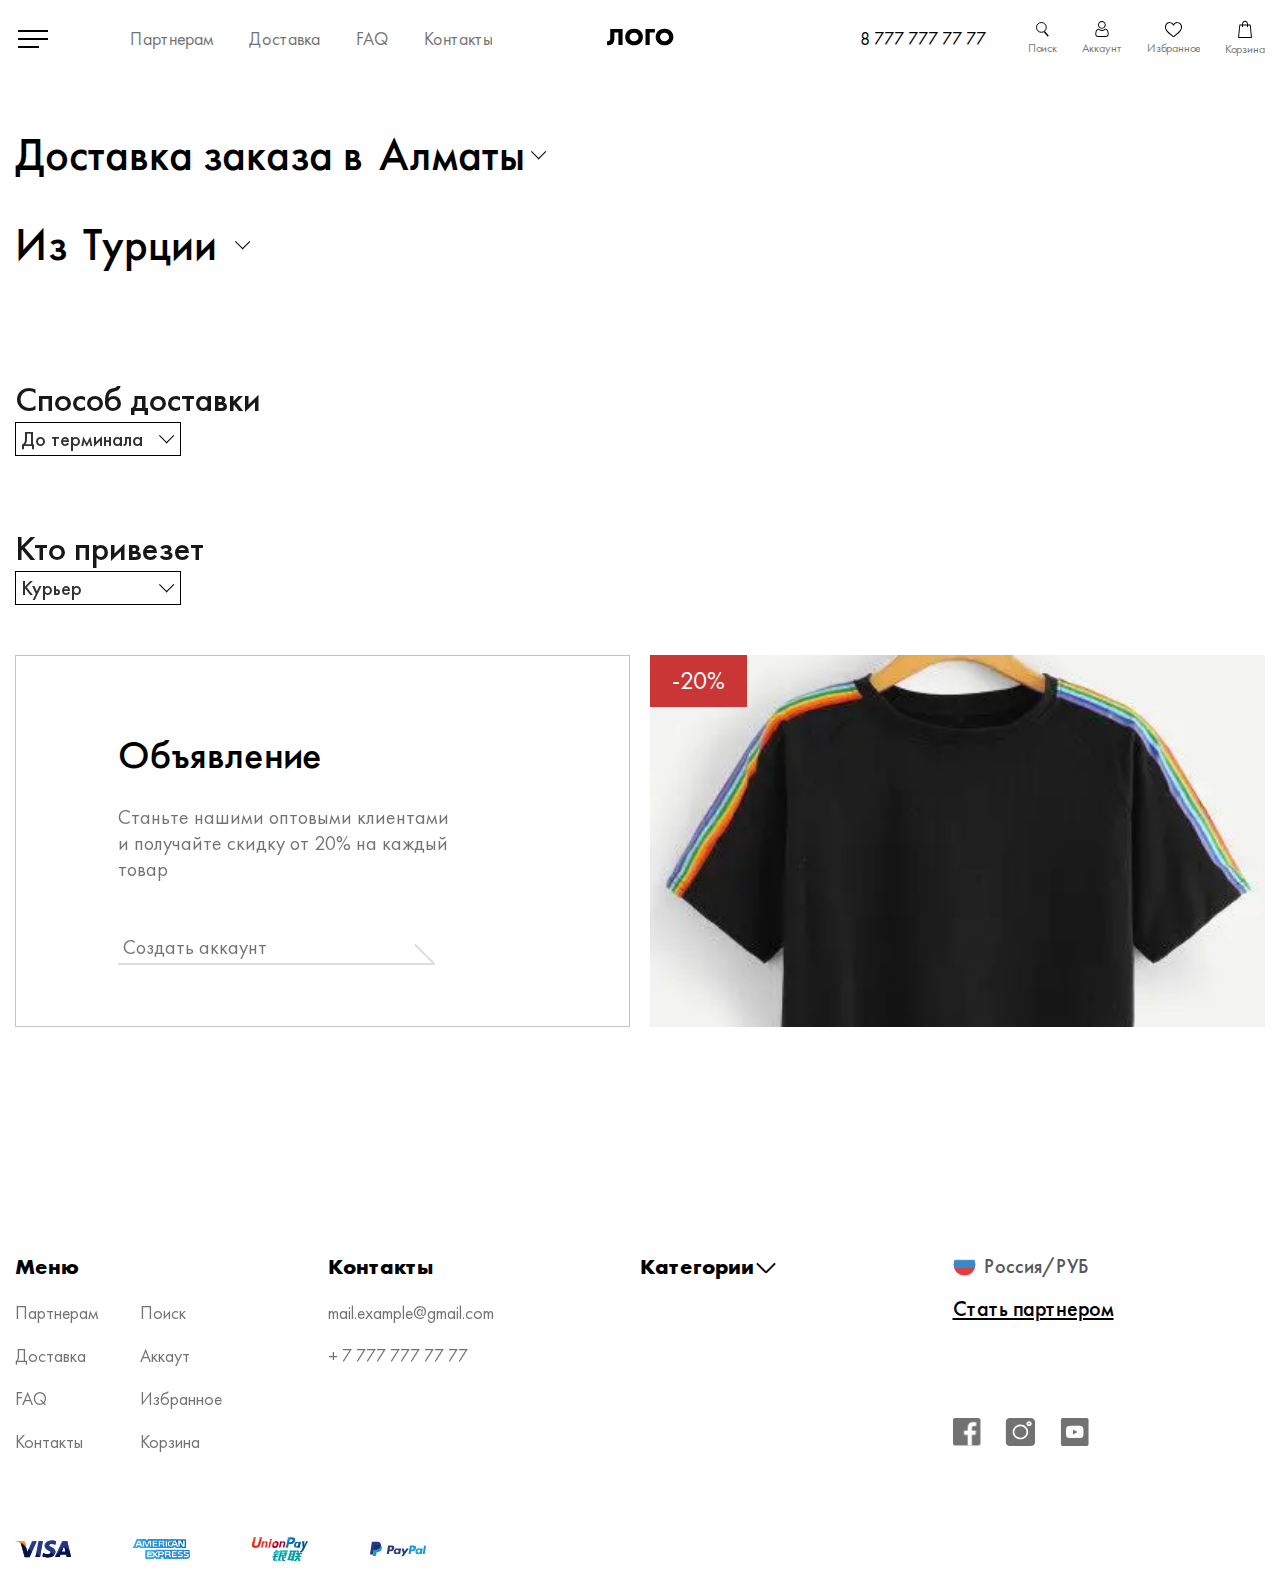
<file: delivery.html>
<!DOCTYPE html><html lang="ru"><head>    <meta charset="UTF-8" />    <meta name="viewport" content="width=device-width, initial-scale=1">    <title>Доставка</title>    <link rel="stylesheet" href="css/style.min.css" />    <script src="https://ajax.googleapis.com/ajax/libs/jquery/3.5.1/jquery.min.js" defer></script>    <script src="js/libs.min.js" defer></script>    <script src="js/script.js" defer></script></head><body>    <header class="header">        <div class="container">            <div class="header__items">                <div class="header__items-column">                    <div class="header__menu-burger">                        <div class="header__menu">                            <span></span>                            <span></span>                            <span></span>                        </div>                        <div class="header__menu-body body-menu">                            <div class="container">                                <div class="body-menu__close">                                    <picture><source srcset="img/close.svg" type="image/webp"><img src="img/close.svg" alt=""></picture>                                </div>                                <div class="body-menu__items items-menu">                                    <div class="items-menu__title">5 000 товаров</div>                                </div>                            </div>                        </div>                    </div>                    <nav class="header__items-nav" data-da="body-menu__items,last,992">                        <ul>                            <li><a href="#" class="header__items-link">Партнерам</a></li>                            <li><a href="#" class="header__items-link">Доставка</a></li>                            <li><a href="#" class="header__items-link">FAQ</a></li>                            <li><a href="#" class="header__items-link">Контакты</a></li>                        </ul>                    </nav>                </div>                <div class="header__items-column">                    <a href="#" class="header__items-logo">                        <picture><source srcset="img/logo.svg" type="image/webp"><img src="img/logo.svg" alt="Logo"></picture>                    </a>                </div>                <div class="header__items-column">                    <div class="header__items-points">                        <a href="tel:87777777777" class="header__items-phone">8 777 777 77 77</a>                        <div class="points-items" data-da="body-menu__items,3,992">                            <a href="catalog.html" class="header__items-point point-item">                                <div class="point-item__image">                                    <picture><source srcset="img/point-01.svg" type="image/webp"><img src="img/point-01.svg" alt=""></picture>                                </div>                                <div class="point-item__title">Поиск</div>                            </a>                            <a href="#" class="header__items-point point-item">                                <div class="point-item__image">                                    <picture><source srcset="img/point-02.svg" type="image/webp"><img src="img/point-02.svg" alt=""></picture>                                </div>                                <div class="point-item__title">Аккаунт</div>                            </a>                            <a href="#" class="header__items-point point-item">                                <div class="point-item__image">                                    <picture><source srcset="img/point-03.svg" type="image/webp"><img src="img/point-03.svg" alt=""></picture>                                </div>                                <div class="point-item__title">Избранное</div>                            </a>                            <a href="product.html" class="header__items-point point-item">                                <div class="point-item__image">                                    <picture><source srcset="img/point-04.svg" type="image/webp"><img src="img/point-04.svg" alt=""></picture>                                </div>                                <div class="point-item__title">Корзина</div>                            </a>                        </div>                    </div>                </div>            </div>        </div>    </header>    <section class="faq">        <div class="container">            <div class="faq-delivery">                <div class="faq-delivery__item item-delivery">                    <div class="item-delivery__title">Доставка заказа в</div>                    <div class="select select-faq">                        <div class="select-header select-header-faq">                            <div class="select-header__current select-header__current-faq">Алматы</div>                            <div class="select-header__icons">                                <picture><source srcset="img/dropdown-arrow.svg" type="image/webp"><img src="img/dropdown-arrow.svg" alt="Arrow"></picture>                            </div>                        </div>                        <div class="select-body select-body-faq">                            <div class="select-body__item select-body__item-faq">Алматы</div>                            <div class="select-body__item select-body__item-faq">Турцию</div>                            <div class="select-body__item select-body__item-faq">Алматы</div>                            <div class="select-body__item select-body__item-faq">Алматы</div>                        </div>                    </div>                </div>                <div class="faq-delivery__item item-delivery">                    <div class="item-delivery__title">Из</div>                    <div class="select select-faq">                        <div class="select-header select-header-faq">                            <div class="select-header__current select-header__current-faq">Турции</div>                            <div class="select-header__icons">                                <picture><source srcset="img/dropdown-arrow.svg" type="image/webp"><img src="img/dropdown-arrow.svg" alt="Arrow"></picture>                            </div>                        </div>                        <div class="select-body select-body-faq">                            <div class="select-body__item select-body__item-faq">Турции</div>                            <div class="select-body__item select-body__item-faq">Испании</div>                            <div class="select-body__item select-body__item-faq">Алматы</div>                            <div class="select-body__item select-body__item-faq">Алматы</div>                        </div>                    </div>                </div>            </div>            <div class="faq-filter">                <div class="faq-filter__item">                    <div class="faq-filter__title">Способ доставки</div>                    <div class="select select-product select-product-faq">                        <div class="select-header select-header__faq">                            <div class="select-header__current">                                <div class="select-header__label">                                    <div class="select-header__title select-header__title-faq">До терминала</div>                                </div>                              </div>                            <div class="select-header__icons select-header__icon-faq">                                <picture><source srcset="img/dropdown-arrow.svg" type="image/webp"><img src="img/dropdown-arrow.svg" alt="Arrow"></picture>                            </div>                        </div>                        <div class="select-body select-body__faq">                            <div class="select-body__item select-body__item-faq">До терминала</div>                            <div class="select-body__item select-body__item-faq">До терминала</div>                            <div class="select-body__item select-body__item-faq">До терминала</div>                        </div>                    </div>                </div>                <div class="faq-filter__item">                    <div class="faq-filter__title">Кто привезет</div>                    <div class="select select-product select-product-faq">                        <div class="select-header select-header__faq">                            <div class="select-header__current">                                <div class="select-header__label">                                    <div class="select-header__title select-header__title-faq">Курьер</div>                                </div>                              </div>                            <div class="select-header__icons select-header__icon-faq">                                <picture><source srcset="img/dropdown-arrow.svg" type="image/webp"><img src="img/dropdown-arrow.svg" alt="Arrow"></picture>                            </div>                        </div>                        <div class="select-body select-body__faq">                            <div class="select-body__item select-body__item-faq">Курьер</div>                            <div class="select-body__item select-body__item-faq">Курьер</div>                            <div class="select-body__item select-body__item-faq">Курьер</div>                        </div>                    </div>                </div>            </div>        </div>    </section>    <section class="faq__stonks">        <div class="container">            <div class="items-stonks__wrapper stonks__wrapper">                <div class="items-stonks__block  stonks__block">                    <div class="items-stonks__ad stonks__ad">                        <div class="items-stonks__ad-title">Объявление</div>                        <div class="items-stonks__ad-text">                            Станьте нашими оптовыми клиентами и получайте                            скидку от 20% на каждый товар                        </div>                        <a href="#" class="items-stonks__ad-account all"><span>Создать аккаунт</span></a>                    </div>                </div>                <div class="items-stonks__block stonks__block">                    <a href="#" class="items-stonks__card">                        <div class="items-stonks__image items-stonks__image--l stonks-image">                            <div class="discount">-20%</div>                            <picture><source srcset="img/discount-02.webp" type="image/webp"><img src="img/discount-02.jpg" alt=""></picture>                        </div>                    </a>                </div>            </div>        </div>    </section>    <footer class="footer">        <div class="container">            <div class="footer__items items-footer">                <div class="items-footer__column">                    <div class="items-footer__menu menu-footer">                        <div class="menu-footer__column">                            <div class="menu-footer__title">Меню</div>                            <nav class="menu-footer__nav">                                <ul class="menu-footer__list">                                    <li><a href="#" class="menu-footer__link">Партнерам</a></li>                                    <li><a href="#" class="menu-footer__link">Доставка</a></li>                                    <li><a href="#" class="menu-footer__link">FAQ</a></li>                                    <li><a href="#" class="menu-footer__link">Контакты</a></li>                                </ul>                                <ul class="menu-footer__list">                                    <li><a href="#" class="menu-footer__link">Поиск</a></li>                                    <li><a href="#" class="menu-footer__link">Аккаут</a></li>                                    <li><a href="#" class="menu-footer__link">Избранное</a></li>                                    <li><a href="#" class="menu-footer__link">Корзина</a></li>                                </ul>                            </nav>                        </div>                        <div class="menu-footer__column">                            <div class="menu-footer__title">Контакты</div>                            <div class="menu-footer__contacts">                                <a href="mailto:mail.example@gmail.com"                                    class="menu-footer__contact">mail.example@gmail.com</a>                                <a href="tel:+77777777777" class="menu-footer__contact">+ 7 777 777 77 77</a>                            </div>                        </div>                    </div>                    <div class="items-footer__pay">                        <picture><source srcset="img/pay.svg" type="image/webp"><img src="img/pay.svg" alt=""></picture>                    </div>                </div>                <div class="items-footer__column">                    <div class="items-footer__right right-footer">                        <div class="right-footer__column">                            <div class="menu-footer__title right-footer__title"><span></span>Категории</div>                        </div>                        <div class="right-footer__column">                            <div class="right-footer__language"><span>Россия/РУБ</span></div>                            <a href="#" class="right-footer__partner">Стать партнером</a>                            <div class="right-footer__socials socials-footer">                                <a href="#" class="socials-footer__item">                                    <picture><source srcset="img/social-01.svg" type="image/webp"><img src="img/social-01.svg" alt="Facebook"></picture>                                </a>                                <a href="#" class="socials-footer__item">                                    <picture><source srcset="img/social-02.svg" type="image/webp"><img src="img/social-02.svg" alt="Instagram"></picture>                                </a>                                <a href="#" class="socials-footer__item">                                    <picture><source srcset="img/social-03.svg" type="image/webp"><img src="img/social-03.svg" alt="YouTube"></picture>                                </a>                            </div>                        </div>                    </div>                </div>            </div>        </div>    </footer></body></html>
</file>
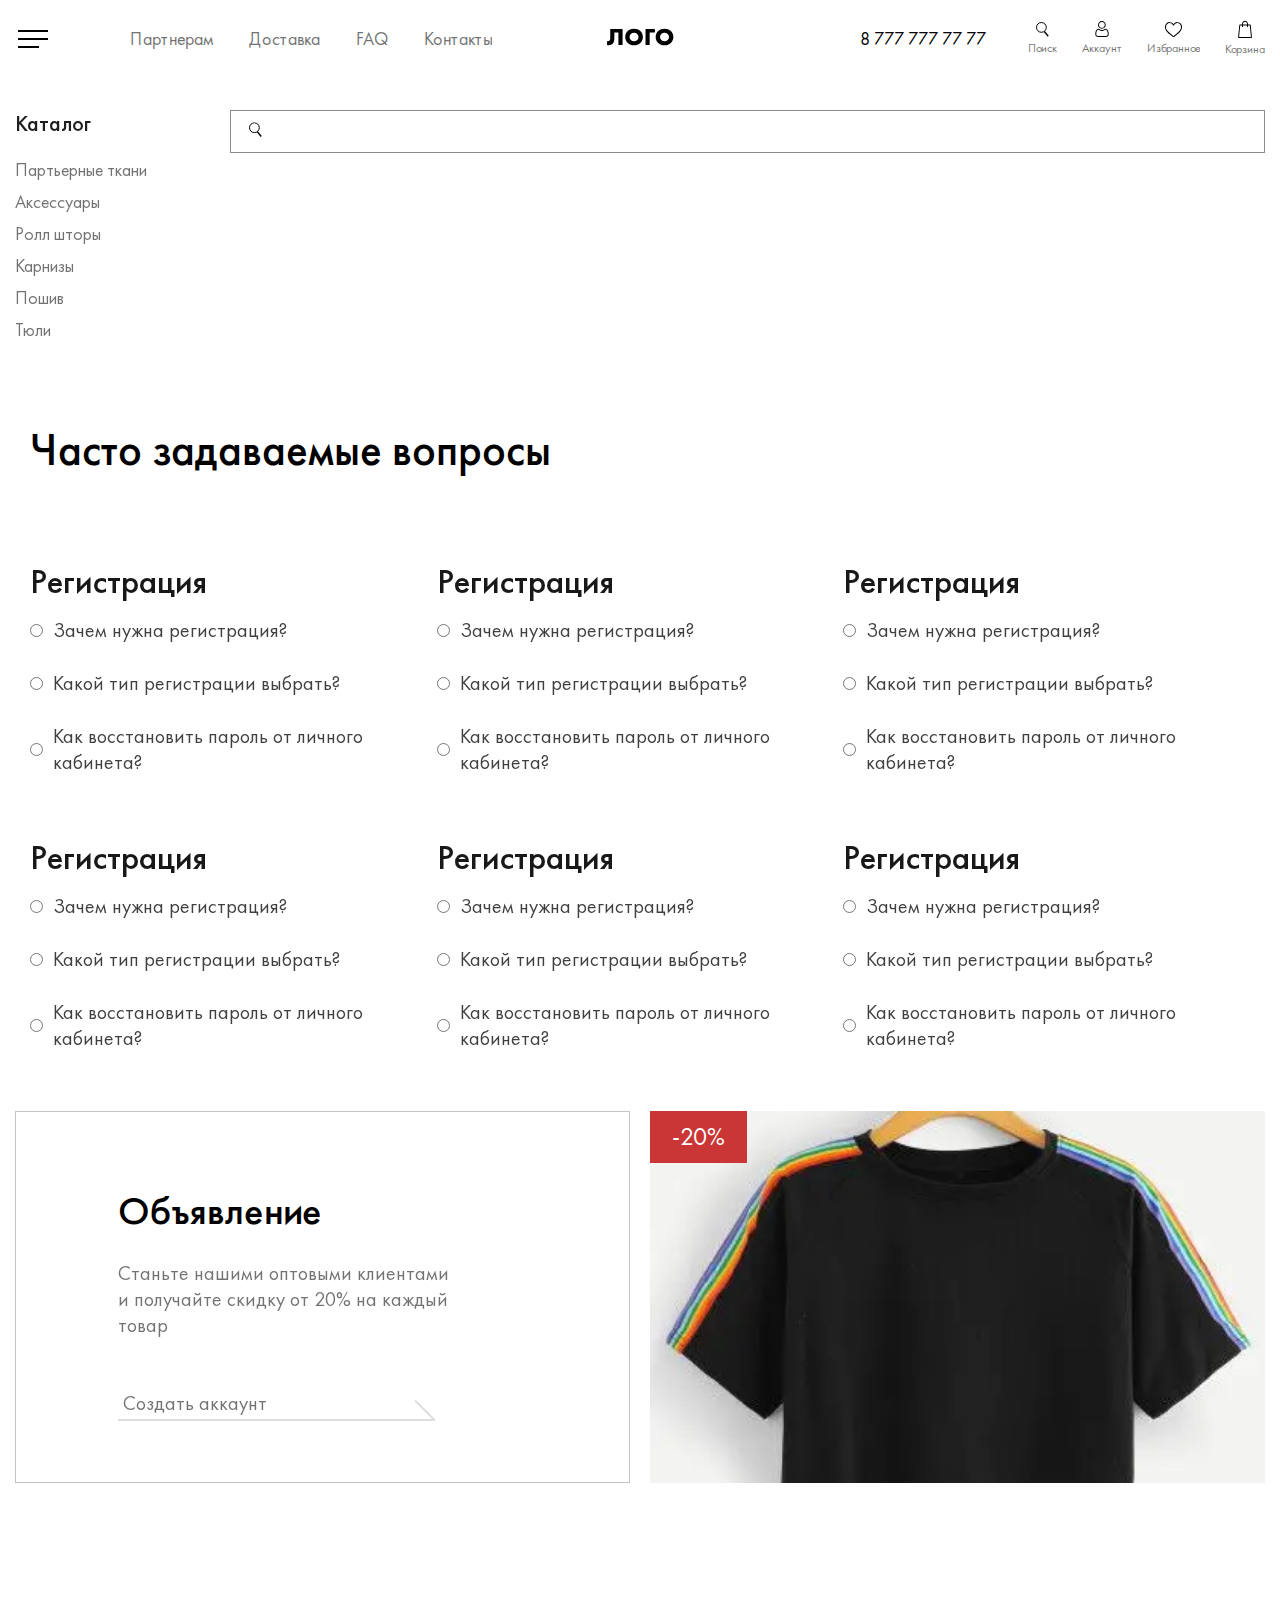
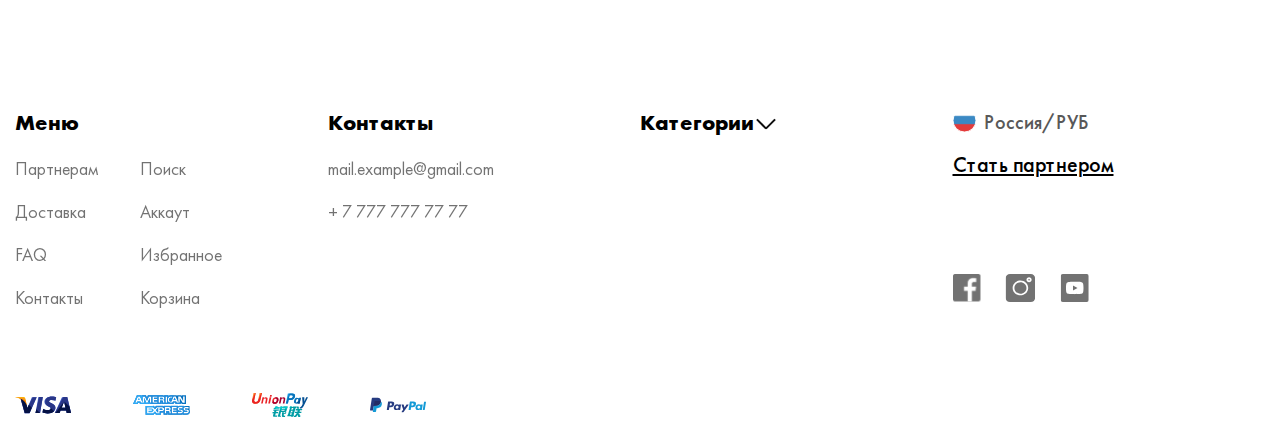
<file: FAQ.html>
<!DOCTYPE html><html lang="ru"><head>    <meta charset="UTF-8" />    <meta name="viewport" content="width=device-width, initial-scale=1">    <title>FAQ</title>    <link rel="stylesheet" href="css/style.min.css" />    <script src="https://ajax.googleapis.com/ajax/libs/jquery/3.5.1/jquery.min.js" defer></script>    <script src="js/libs.min.js" defer></script>    <script src="js/script.js" defer></script></head><body>    <header class="header">        <div class="container">            <div class="header__items">                <div class="header__items-column">                    <div class="header__menu-burger">                        <div class="header__menu">                            <span></span>                            <span></span>                            <span></span>                        </div>                        <div class="header__menu-body body-menu">                            <div class="container">                                <div class="body-menu__close">                                    <picture><source srcset="img/close.svg" type="image/webp"><img src="img/close.svg" alt=""></picture>                                </div>                                <div class="body-menu__items items-menu">                                    <div class="items-menu__title">5 000 товаров</div>                                </div>                            </div>                        </div>                    </div>                    <nav class="header__items-nav" data-da="body-menu__items,last,992">                        <ul>                            <li><a href="#" class="header__items-link">Партнерам</a></li>                            <li><a href="#" class="header__items-link">Доставка</a></li>                            <li><a href="#" class="header__items-link">FAQ</a></li>                            <li><a href="#" class="header__items-link">Контакты</a></li>                        </ul>                    </nav>                </div>                <div class="header__items-column">                    <a href="#" class="header__items-logo">                        <picture><source srcset="img/logo.svg" type="image/webp"><img src="img/logo.svg" alt="Logo"></picture>                    </a>                </div>                <div class="header__items-column">                    <div class="header__items-points">                        <a href="tel:87777777777" class="header__items-phone">8 777 777 77 77</a>                        <div class="points-items" data-da="body-menu__items,3,992">                            <a href="#" class="header__items-point point-item">                                <div class="point-item__image">                                    <picture><source srcset="img/point-01.svg" type="image/webp"><img src="img/point-01.svg" alt=""></picture>                                </div>                                <div class="point-item__title">Поиск</div>                            </a>                            <a href="#" class="header__items-point point-item">                                <div class="point-item__image">                                    <picture><source srcset="img/point-02.svg" type="image/webp"><img src="img/point-02.svg" alt=""></picture>                                </div>                                <div class="point-item__title">Аккаунт</div>                            </a>                            <a href="#" class="header__items-point point-item">                                <div class="point-item__image">                                    <picture><source srcset="img/point-03.svg" type="image/webp"><img src="img/point-03.svg" alt=""></picture>                                </div>                                <div class="point-item__title">Избранное</div>                            </a>                            <a href="#" class="header__items-point point-item">                                <div class="point-item__image">                                    <picture><source srcset="img/point-04.svg" type="image/webp"><img src="img/point-04.svg" alt=""></picture>                                </div>                                <div class="point-item__title">Корзина</div>                            </a>                        </div>                    </div>                </div>            </div>        </div>    </header>    <section class="catalog">        <div class="container">            <div class="catalog-container">                <aside class="faq__categories side-categories" data-da="body-menu__items,2,992">                    <div class="catalog__categories-title">Каталог</div>                    <nav>                        <ul class="slider__categories-list side-categories__list">                            <li><a href="#" class="slider__categories-link side-categories__link">Партьерные ткани</a></li>                            <li><a href="#" class="slider__categories-link side-categories__link">Аксессуары</a></li>                            <li><a href="#" class="slider__categories-link side-categories__link">Ролл шторы</a></li>                            <li><a href="#" class="slider__categories-link side-categories__link">Карнизы</a></li>                            <li><a href="#" class="slider__categories-link side-categories__link">Пошив</a></li>                            <li><a href="#" class="slider__categories-link side-categories__link">Тюли</a></li>                        </ul>                    </nav>                </aside>                <div class="catalog__content">                    <div class="catalog__content-search">                        <input class="input" type="text">                        <div class="catalog__content-search-image">                            <picture><source srcset="img/search.svg" type="image/webp"><img src="img/search.svg" alt=""></picture>                        </div>                    </div>                </div>            </div>            <div class="faq-questions">                <div class="container">                    <div class="faq-questions__title">Часто задаваемые вопросы</div>                    <div class="faq-questions__items items-questions">                        <div class="items-questions__column">                            <div class="items-questions__title">Регистрация</div>                            <div class="items-questions__points points-questions">                                <div class="points-questions__item">                                    <input id="question-1" name="question" type="radio" class="points-questions__input">                                    <label class="points-questions__text" for="question-1">Зачем нужна регистрация?</label>                                </div>                                <div class="points-questions__item">                                    <input id="question-2" name="question" type="radio" class="points-questions__input">                                    <label class="points-questions__text" for="question-2">Какой тип регистрации выбрать?</label>                                </div>                                <div class="points-questions__item">                                    <input id="question-3" name="question" type="radio" class="points-questions__input">                                    <label class="points-questions__text" for="question-3">Как восстановить пароль от личного кабинета?</label>                                </div>                            </div>                        </div>                        <div class="items-questions__column">                            <div class="items-questions__title">Регистрация</div>                            <div class="items-questions__points points-questions">                                <div class="points-questions__item">                                    <input id="question-4" name="question" type="radio" class="points-questions__input">                                    <label class="points-questions__text" for="question-4">Зачем нужна регистрация?</label>                                </div>                                <div class="points-questions__item">                                    <input id="question-5" name="question" type="radio" class="points-questions__input">                                    <label class="points-questions__text" for="question-5">Какой тип регистрации выбрать?</label>                                </div>                                <div class="points-questions__item">                                    <input id="question-6" name="question" type="radio" class="points-questions__input">                                    <label class="points-questions__text" for="question-6">Как восстановить пароль от личного кабинета?</label>                                </div>                            </div>                        </div>                        <div class="items-questions__column">                            <div class="items-questions__title">Регистрация</div>                            <div class="items-questions__points points-questions">                                <div class="points-questions__item">                                    <input id="question-7" name="question" type="radio" class="points-questions__input">                                    <label class="points-questions__text" for="question-7">Зачем нужна регистрация?</label>                                </div>                                <div class="points-questions__item">                                    <input id="question-8" name="question" type="radio" class="points-questions__input">                                    <label class="points-questions__text" for="question-8">Какой тип регистрации выбрать?</label>                                </div>                                <div class="points-questions__item">                                    <input id="question-9" name="question" type="radio" class="points-questions__input">                                    <label class="points-questions__text" for="question-9">Как восстановить пароль от личного кабинета?</label>                                </div>                            </div>                        </div>                        <div class="items-questions__column">                            <div class="items-questions__title">Регистрация</div>                            <div class="items-questions__points points-questions">                                <div class="points-questions__item">                                    <input id="question-10" name="question" type="radio" class="points-questions__input">                                    <label class="points-questions__text" for="question-10">Зачем нужна регистрация?</label>                                </div>                                <div class="points-questions__item">                                    <input id="question-11" name="question" type="radio" class="points-questions__input">                                    <label class="points-questions__text" for="question-11">Какой тип регистрации выбрать?</label>                                </div>                                <div class="points-questions__item">                                    <input id="question-12" name="question" type="radio" class="points-questions__input">                                    <label class="points-questions__text" for="question-12">Как восстановить пароль от личного кабинета?</label>                                </div>                            </div>                        </div>                        <div class="items-questions__column">                            <div class="items-questions__title">Регистрация</div>                            <div class="items-questions__points points-questions">                                <div class="points-questions__item">                                    <input id="question-13" name="question" type="radio" class="points-questions__input">                                    <label class="points-questions__text" for="question-13">Зачем нужна регистрация?</label>                                </div>                                <div class="points-questions__item">                                    <input id="question-14" name="question" type="radio" class="points-questions__input">                                    <label class="points-questions__text" for="question-14">Какой тип регистрации выбрать?</label>                                </div>                                <div class="points-questions__item">                                    <input id="question-15" name="question" type="radio" class="points-questions__input">                                    <label class="points-questions__text" for="question-15">Как восстановить пароль от личного кабинета?</label>                                </div>                            </div>                        </div>                        <div class="items-questions__column">                            <div class="items-questions__title">Регистрация</div>                            <div class="items-questions__points points-questions">                                <div class="points-questions__item">                                    <input id="question-16" name="question" type="radio" class="points-questions__input">                                    <label class="points-questions__text" for="question-16">Зачем нужна регистрация?</label>                                </div>                                <div class="points-questions__item">                                    <input id="question-17" name="question" type="radio" class="points-questions__input">                                    <label class="points-questions__text" for="question-17">Какой тип регистрации выбрать?</label>                                </div>                                <div class="points-questions__item">                                    <input id="question-18" name="question" type="radio" class="points-questions__input">                                    <label class="points-questions__text" for="question-18">Как восстановить пароль от личного кабинета?</label>                                </div>                            </div>                        </div>                    </div>                </div>            </div>            <div class="faq__stonks">                <div class="items-stonks__wrapper stonks__wrapper">                    <div class="items-stonks__block  stonks__block">                        <div class="items-stonks__ad stonks__ad">                            <div class="items-stonks__ad-title">Объявление</div>                            <div class="items-stonks__ad-text">                                Станьте нашими оптовыми клиентами и получайте                                скидку от 20% на каждый товар                            </div>                            <a href="#" class="items-stonks__ad-account all"><span>Создать аккаунт</span></a>                        </div>                    </div>                    <div class="items-stonks__block stonks__block">                        <a href="#" class="items-stonks__card">                            <div class="items-stonks__image items-stonks__image--l stonks-image">                                <div class="discount">-20%</div>                                <picture><source srcset="img/discount-02.webp" type="image/webp"><img src="img/discount-02.jpg" alt=""></picture>                            </div>                        </a>                    </div>                </div>            </div>        </div>    </section>    <footer class="footer">        <div class="container">            <div class="footer__items items-footer">                <div class="items-footer__column">                    <div class="items-footer__menu menu-footer">                        <div class="menu-footer__column">                            <div class="menu-footer__title">Меню</div>                            <nav class="menu-footer__nav">                                <ul class="menu-footer__list">                                    <li><a href="#" class="menu-footer__link">Партнерам</a></li>                                    <li><a href="#" class="menu-footer__link">Доставка</a></li>                                    <li><a href="#" class="menu-footer__link">FAQ</a></li>                                    <li><a href="#" class="menu-footer__link">Контакты</a></li>                                </ul>                                <ul class="menu-footer__list">                                    <li><a href="catalog.html" class="menu-footer__link">Поиск</a></li>                                    <li><a href="#" class="menu-footer__link">Аккаут</a></li>                                    <li><a href="#" class="menu-footer__link">Избранное</a></li>                                    <li><a href="#" class="menu-footer__link">Корзина</a></li>                                </ul>                            </nav>                        </div>                        <div class="menu-footer__column">                            <div class="menu-footer__title">Контакты</div>                            <div class="menu-footer__contacts">                                <a href="mailto:mail.example@gmail.com"                                    class="menu-footer__contact">mail.example@gmail.com</a>                                <a href="tel:+77777777777" class="menu-footer__contact">+ 7 777 777 77 77</a>                            </div>                        </div>                    </div>                    <div class="items-footer__pay">                        <picture><source srcset="img/pay.svg" type="image/webp"><img src="img/pay.svg" alt=""></picture>                    </div>                </div>                <div class="items-footer__column">                    <div class="items-footer__right right-footer">                        <div class="right-footer__column">                            <div class="menu-footer__title right-footer__title"><span></span>Категории</div>                        </div>                        <div class="right-footer__column">                            <div class="right-footer__language"><span>Россия/РУБ</span></div>                            <a href="#" class="right-footer__partner">Стать партнером</a>                            <div class="right-footer__socials socials-footer">                                <a href="#" class="socials-footer__item">                                    <picture><source srcset="img/social-01.svg" type="image/webp"><img src="img/social-01.svg" alt="Facebook"></picture>                                </a>                                <a href="#" class="socials-footer__item">                                    <picture><source srcset="img/social-02.svg" type="image/webp"><img src="img/social-02.svg" alt="Instagram"></picture>                                </a>                                <a href="#" class="socials-footer__item">                                    <picture><source srcset="img/social-03.svg" type="image/webp"><img src="img/social-03.svg" alt="YouTube"></picture>                                </a>                            </div>                        </div>                    </div>                </div>            </div>        </div>    </footer></body></html>
</file>
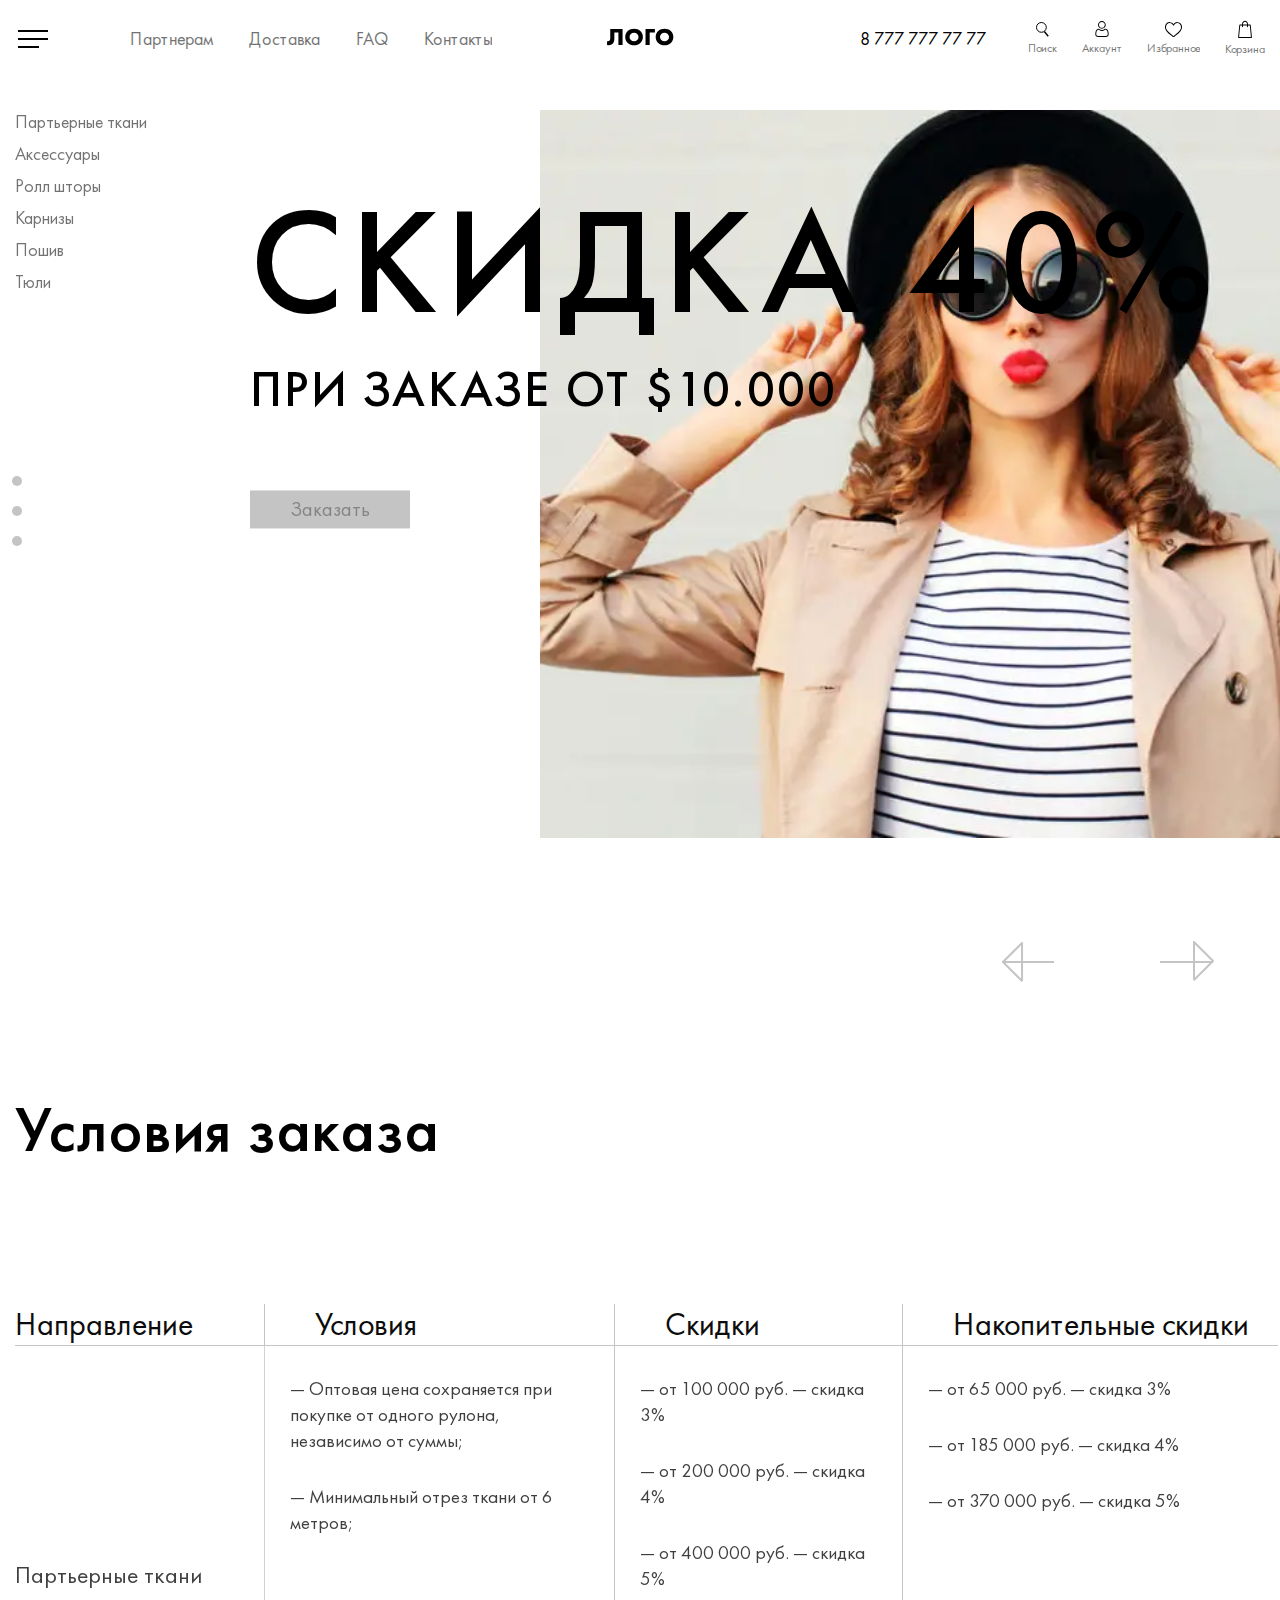
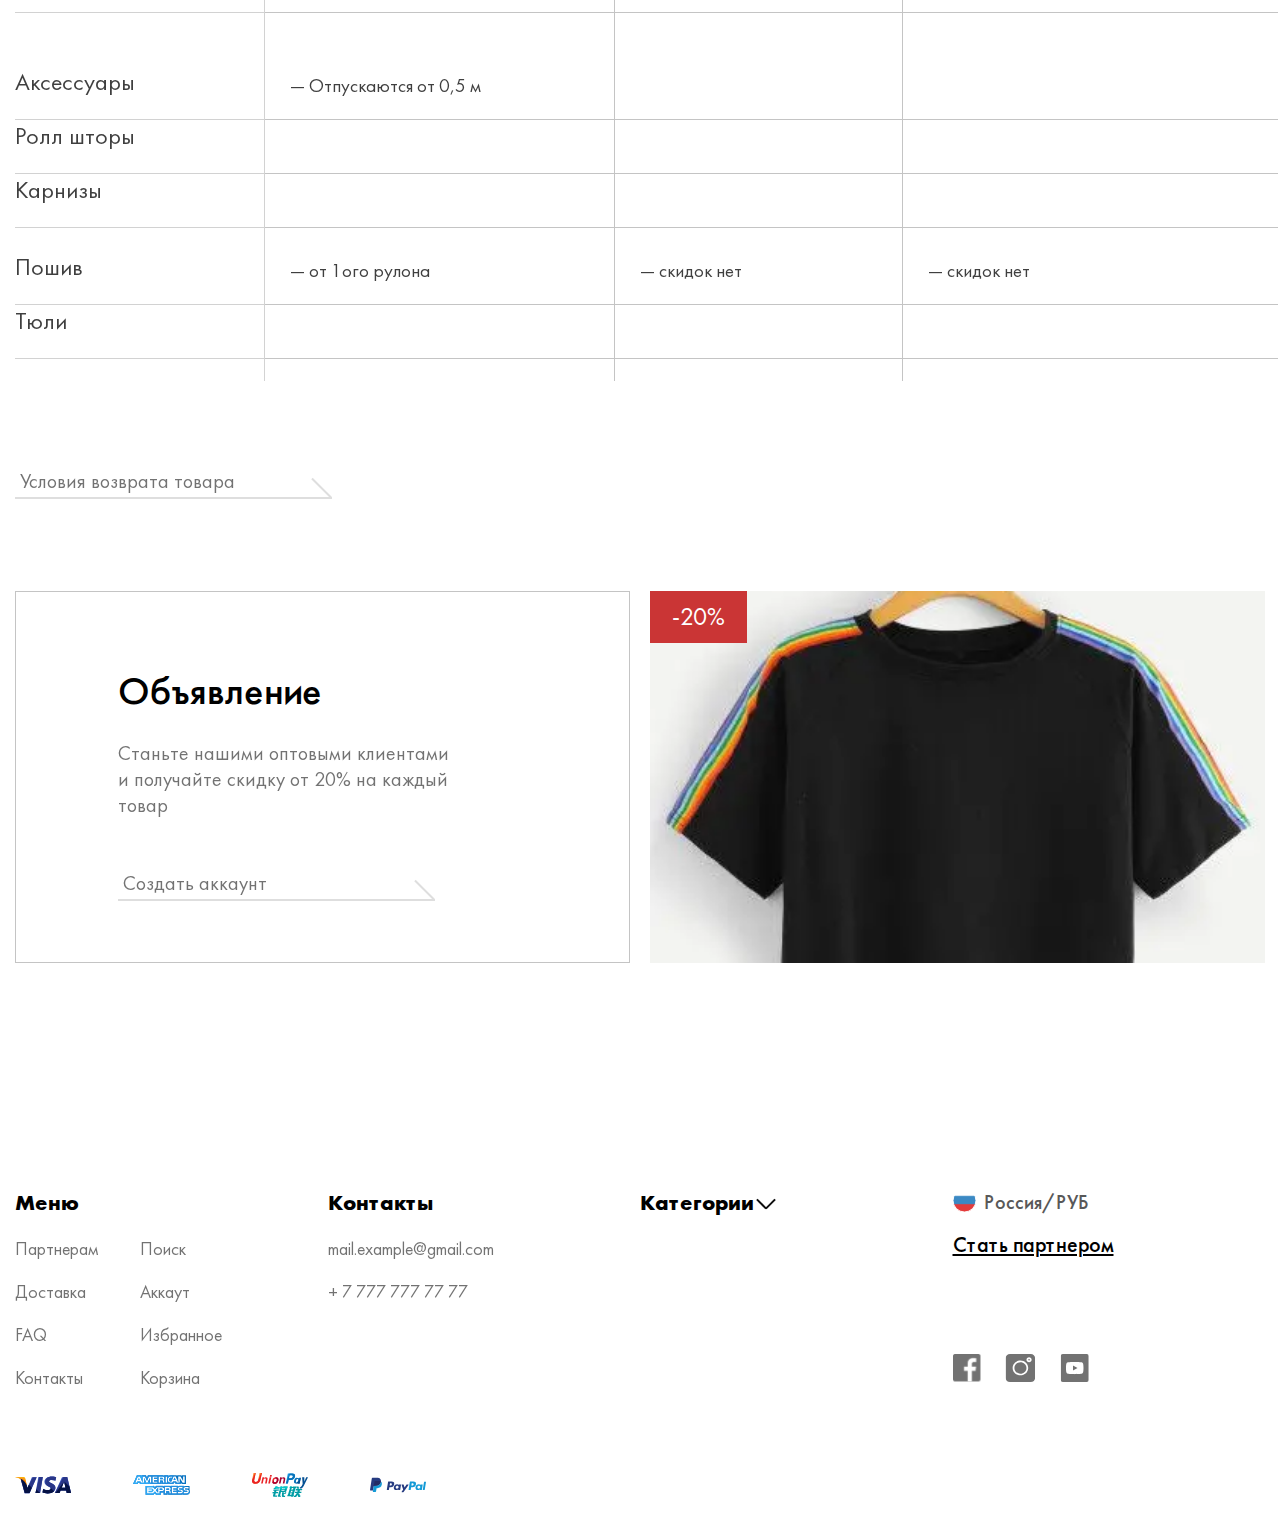
<file: partner.html>
<!DOCTYPE html><html lang="ru"><head>    <meta charset="UTF-8" />    <meta name="viewport" content="width=device-width, initial-scale=1">    <title>Партнерам</title>    <link rel="stylesheet" href="css/style.min.css" />    <script src="https://ajax.googleapis.com/ajax/libs/jquery/3.5.1/jquery.min.js" defer></script>    <script src="js/libs.min.js" defer></script>    <script src="js/script.js" defer></script></head><body>    <header class="header">        <div class="container">            <div class="header__items">                <div class="header__items-column">                    <div class="header__menu-burger">                        <div class="header__menu">                            <span></span>                            <span></span>                            <span></span>                        </div>                        <div class="header__menu-body body-menu">                            <div class="container">                                <div class="body-menu__close">                                    <picture><source srcset="img/close.svg" type="image/webp"><img src="img/close.svg" alt=""></picture>                                </div>                                <div class="body-menu__items items-menu">                                    <div class="items-menu__title">5 000 товаров</div>                                </div>                            </div>                        </div>                    </div>                    <nav class="header__items-nav" data-da="body-menu__items,last,992">                        <ul>                            <li><a href="#" class="header__items-link">Партнерам</a></li>                            <li><a href="#" class="header__items-link">Доставка</a></li>                            <li><a href="#" class="header__items-link">FAQ</a></li>                            <li><a href="#" class="header__items-link">Контакты</a></li>                        </ul>                    </nav>                </div>                <div class="header__items-column">                    <a href="#" class="header__items-logo">                        <picture><source srcset="img/logo.svg" type="image/webp"><img src="img/logo.svg" alt="Logo"></picture>                    </a>                </div>                <div class="header__items-column">                    <div class="header__items-points">                        <a href="tel:87777777777" class="header__items-phone">8 777 777 77 77</a>                        <div class="points-items" data-da="body-menu__items,3,992">                            <a href="catalog.html" class="header__items-point point-item">                                <div class="point-item__image">                                    <picture><source srcset="img/point-01.svg" type="image/webp"><img src="img/point-01.svg" alt=""></picture>                                </div>                                <div class="point-item__title">Поиск</div>                            </a>                            <a href="#" class="header__items-point point-item">                                <div class="point-item__image">                                    <picture><source srcset="img/point-02.svg" type="image/webp"><img src="img/point-02.svg" alt=""></picture>                                </div>                                <div class="point-item__title">Аккаунт</div>                            </a>                            <a href="#" class="header__items-point point-item">                                <div class="point-item__image">                                    <picture><source srcset="img/point-03.svg" type="image/webp"><img src="img/point-03.svg" alt=""></picture>                                </div>                                <div class="point-item__title">Избранное</div>                            </a>                            <a href="product.html" class="header__items-point point-item">                                <div class="point-item__image">                                    <picture><source srcset="img/point-04.svg" type="image/webp"><img src="img/point-04.svg" alt=""></picture>                                </div>                                <div class="point-item__title">Корзина</div>                            </a>                        </div>                    </div>                </div>            </div>        </div>    </header>    <section class="slider">        <div class="slider__container container">            <div class="slider__content">                <aside class="slider__categories side-categories" data-da="body-menu__items,2,992">                    <nav>                        <ul class="slider__categories-list side-categories__list">                            <li><a href="#" class="slider__categories-link side-categories__link">Партьерные ткани</a>                            </li>                            <li><a href="#" class="slider__categories-link side-categories__link">Аксессуары</a></li>                            <li><a href="#" class="slider__categories-link side-categories__link">Ролл шторы</a></li>                            <li><a href="#" class="slider__categories-link side-categories__link">Карнизы</a></li>                            <li><a href="#" class="slider__categories-link side-categories__link">Пошив</a></li>                            <li><a href="#" class="slider__categories-link side-categories__link">Тюли</a></li>                        </ul>                    </nav>                </aside>                <div class="slider__items items-slider">                    <div class="items-slider__slide">                        <div class="items-slider__content items-slider__content-partner partner-content">                            <div class="partner-content__lable">                                <div class="partner-content__title">Скидка 40%</div>                                <div class="partner-content__text">при заказе от $10.000</div>                                <a href="#" class="partner-content__btn">Заказать</a>                            </div>                            <div class="items-slider__image--b">                                <picture><source srcset="img/partner-01.webp" type="image/webp"><img src="img/partner-01.jpg" alt=""></picture>                            </div>                        </div>                    </div>                    <div class="items-slider__slide">                        <div class="items-slider__content items-slider__content-partner partner-content">                            <div class="partner-content__lable">                                <div class="partner-content__title">Скидка 40%</div>                                <div class="partner-content__text">при заказе от $10.000</div>                                <a href="#" class="partner-content__btn">Заказать</a>                            </div>                            <div class="items-slider__image--b">                                <picture><source srcset="img/partner-01.webp" type="image/webp"><img src="img/partner-01.jpg" alt=""></picture>                            </div>                        </div>                    </div>                    <div class="items-slider__slide">                        <div class="items-slider__content items-slider__content-partner partner-content">                            <div class="partner-content__lable">                                <div class="partner-content__title">Скидка 40%</div>                                <div class="partner-content__text">при заказе от $10.000</div>                                <a href="#" class="partner-content__btn">Заказать</a>                            </div>                            <div class="items-slider__image--b">                                <picture><source srcset="img/partner-01.webp" type="image/webp"><img src="img/partner-01.jpg" alt=""></picture>                            </div>                        </div>                    </div>                </div>            </div>            <div class="slider__items-nav slider__items-nav-partner nav-items">                <div class="nav-items__slider nav-items__slider-partner">                    <div class="nav-items-text">01 <span></span> Новое поступление</div>                    <div class="nav-items-text">02 <span></span> Новое поступление</div>                    <div class="nav-items-text">03 <span></span> Новое поступление</div>                    <div class="nav-items-text">04 <span></span> Новое поступление</div>                    <div class="nav-items-text">05 <span></span> Новое поступление</div>                </div>                <div class="nav-items__arrows">                    <div class="nav-items__arrow nav-items__prev">                        <picture><source srcset="img/slider-arrow-prev.svg" type="image/webp"><img src="img/slider-arrow-prev.svg" alt=""></picture>                    </div>                    <div class="nav-items__arrow nav-items__next">                        <picture><source srcset="img/slider-arrow-next.svg" type="image/webp"><img src="img/slider-arrow-next.svg" alt=""></picture>                    </div>                </div>            </div>        </div>    </section>    <section class="partner__table">        <div class="container">            <div class="partner__table-title">Условия заказа</div>            <div class="partner__table-items">                <div class="partner__table-item partner__table-item-title">Направление</div>                <div class="partner__table-item partner__table-item-title">Условия</div>                <div class="partner__table-item partner__table-item-title">Скидки</div>                <div class="partner__table-item partner__table-item-title">Накопительные скидки</div>                <div class="partner__table-item partner__table-item-label">Партьерные ткани</div>                <div class="partner__table-item partner__table-item-text">                    <p>                        — Оптовая цена сохраняется при покупке                        от одного рулона, независимо от суммы;                    </p>                    <p>                        — Минимальный отрез ткани от 6 метров;                    </p>                </div>                <div class="partner__table-item partner__table-item-text">                    <p>                        — от 100 000 руб. — скидка 3%                    </p>                    <p>                        — от 200 000 руб. — скидка 4%                    </p>                    <p>                        — от 400 000 руб. — скидка 5%                    </p>                </div>                <div class="partner__table-item partner__table-item-text">                    <p>                        — от 65 000 руб. — скидка 3%                    </p>                    <p>                        — от 185 000 руб. — скидка 4%                    </p>                    <p>                        — от 370 000 руб. — скидка 5%                    </p>                </div>                <div class="partner__table-item partner__table-item-label">Аксессуары</div>                <div class="partner__table-item partner__table-item-text">                    <p></p>                    <p>                        — Отпускаются от 0,5 м                    </p>                </div>                <div class="partner__table-item partner__table-item-text"><p></p></div>                <div class="partner__table-item partner__table-item-text"><p></p></div>                <div class="partner__table-item partner__table-item-label">Ролл шторы</div>                <div class="partner__table-item partner__table-item-text"><p></p></div>                <div class="partner__table-item partner__table-item-text"><p></p></div>                <div class="partner__table-item partner__table-item-text"><p></p></div>                <div class="partner__table-item partner__table-item-label">Карнизы</div>                <div class="partner__table-item partner__table-item-text"><p></p></div>                <div class="partner__table-item partner__table-item-text"><p></p></div>                <div class="partner__table-item partner__table-item-text"><p></p></div>                <div class="partner__table-item partner__table-item-label">Пошив</div>                <div class="partner__table-item partner__table-item-text">                    <p>                        — от 1ого рулона                    </p>                </div>                <div class="partner__table-item partner__table-item-text">                    <p>                        — скидок нет                    </p>                </div>                <div class="partner__table-item partner__table-item-text">                    <p>                        — скидок нет                    </p>                </div>                <div class="partner__table-item partner__table-item-label">Тюли</div>                <div class="partner__table-item partner__table-item-text"><p></p></div>                <div class="partner__table-item partner__table-item-text"><p></p></div>                <div class="partner__table-item partner__table-item-text"><p></p></div>                <div class="partner__table-item partner__table-item-label"></div>                <div class="partner__table-item partner__table-item-text"></div>                <div class="partner__table-item partner__table-item-text"></div>                <div class="partner__table-item partner__table-item-text"></div>            </div>            <a href="#" class="partner__all all"><span>Условия возврата товара</span></a>        </div>    </section>    <section class="partner__stonks">        <div class="container">            <div class="items-stonks__wrapper stonks__wrapper">                <div class="items-stonks__block  stonks__block">                    <div class="items-stonks__ad stonks__ad">                        <div class="items-stonks__ad-title">Объявление</div>                        <div class="items-stonks__ad-text">                            Станьте нашими оптовыми клиентами и получайте                            скидку от 20% на каждый товар                        </div>                        <a href="#" class="items-stonks__ad-account all"><span>Создать аккаунт</span></a>                    </div>                </div>                <div class="items-stonks__block stonks__block">                    <a href="#" class="items-stonks__card">                        <div class="items-stonks__image items-stonks__image--l stonks-image">                            <div class="discount">-20%</div>                            <picture><source srcset="img/discount-02.webp" type="image/webp"><img src="img/discount-02.jpg" alt=""></picture>                        </div>                    </a>                </div>            </div>        </div>    </section>    <footer class="footer">        <div class="container">            <div class="footer__items items-footer">                <div class="items-footer__column">                    <div class="items-footer__menu menu-footer">                        <div class="menu-footer__column">                            <div class="menu-footer__title">Меню</div>                            <nav class="menu-footer__nav">                                <ul class="menu-footer__list">                                    <li><a href="#" class="menu-footer__link">Партнерам</a></li>                                    <li><a href="#" class="menu-footer__link">Доставка</a></li>                                    <li><a href="#" class="menu-footer__link">FAQ</a></li>                                    <li><a href="#" class="menu-footer__link">Контакты</a></li>                                </ul>                                <ul class="menu-footer__list">                                    <li><a href="#" class="menu-footer__link">Поиск</a></li>                                    <li><a href="#" class="menu-footer__link">Аккаут</a></li>                                    <li><a href="#" class="menu-footer__link">Избранное</a></li>                                    <li><a href="#" class="menu-footer__link">Корзина</a></li>                                </ul>                            </nav>                        </div>                        <div class="menu-footer__column">                            <div class="menu-footer__title">Контакты</div>                            <div class="menu-footer__contacts">                                <a href="mailto:mail.example@gmail.com"                                    class="menu-footer__contact">mail.example@gmail.com</a>                                <a href="tel:+77777777777" class="menu-footer__contact">+ 7 777 777 77 77</a>                            </div>                        </div>                    </div>                    <div class="items-footer__pay">                        <picture><source srcset="img/pay.svg" type="image/webp"><img src="img/pay.svg" alt=""></picture>                    </div>                </div>                <div class="items-footer__column">                    <div class="items-footer__right right-footer">                        <div class="right-footer__column">                            <div class="menu-footer__title right-footer__title"><span></span>Категории</div>                        </div>                        <div class="right-footer__column">                            <div class="right-footer__language"><span>Россия/РУБ</span></div>                            <a href="#" class="right-footer__partner">Стать партнером</a>                            <div class="right-footer__socials socials-footer">                                <a href="#" class="socials-footer__item">                                    <picture><source srcset="img/social-01.svg" type="image/webp"><img src="img/social-01.svg" alt="Facebook"></picture>                                </a>                                <a href="#" class="socials-footer__item">                                    <picture><source srcset="img/social-02.svg" type="image/webp"><img src="img/social-02.svg" alt="Instagram"></picture>                                </a>                                <a href="#" class="socials-footer__item">                                    <picture><source srcset="img/social-03.svg" type="image/webp"><img src="img/social-03.svg" alt="YouTube"></picture>                                </a>                            </div>                        </div>                    </div>                </div>            </div>        </div>    </footer></body></html>
</file>
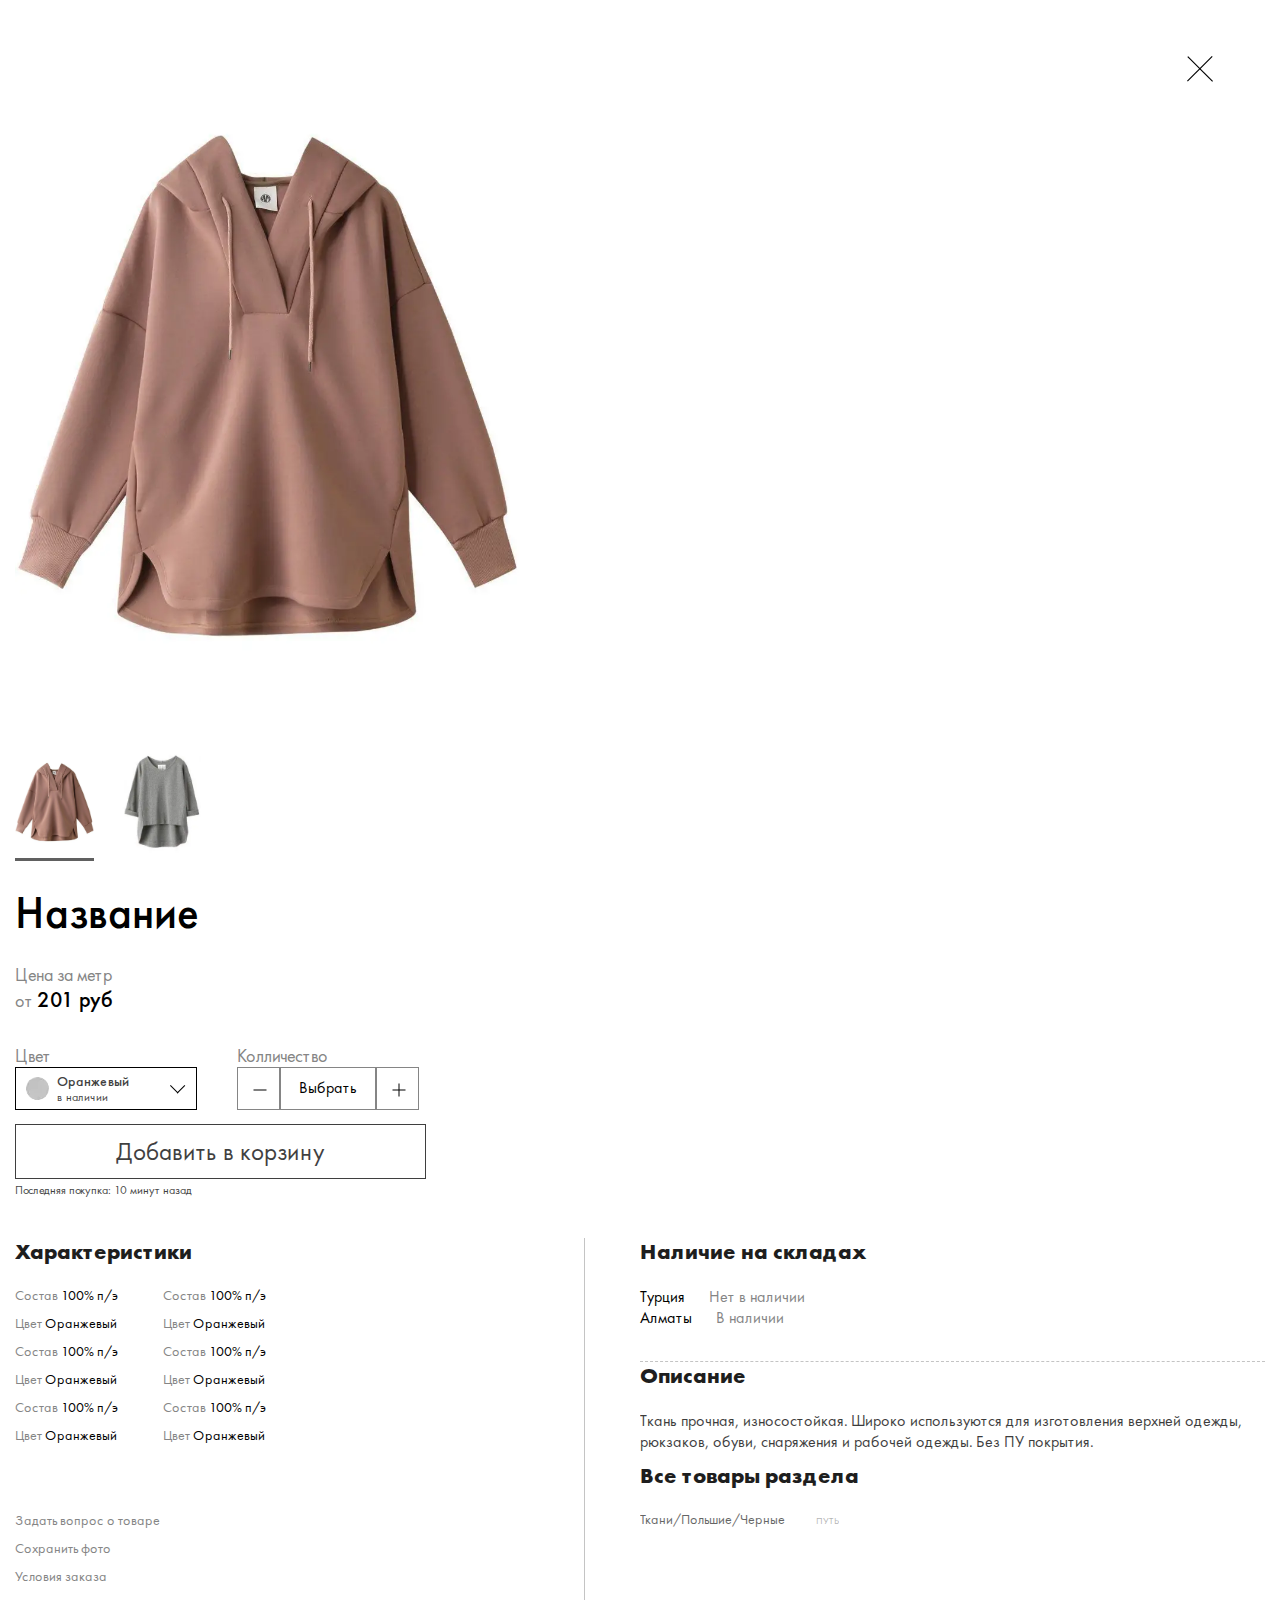
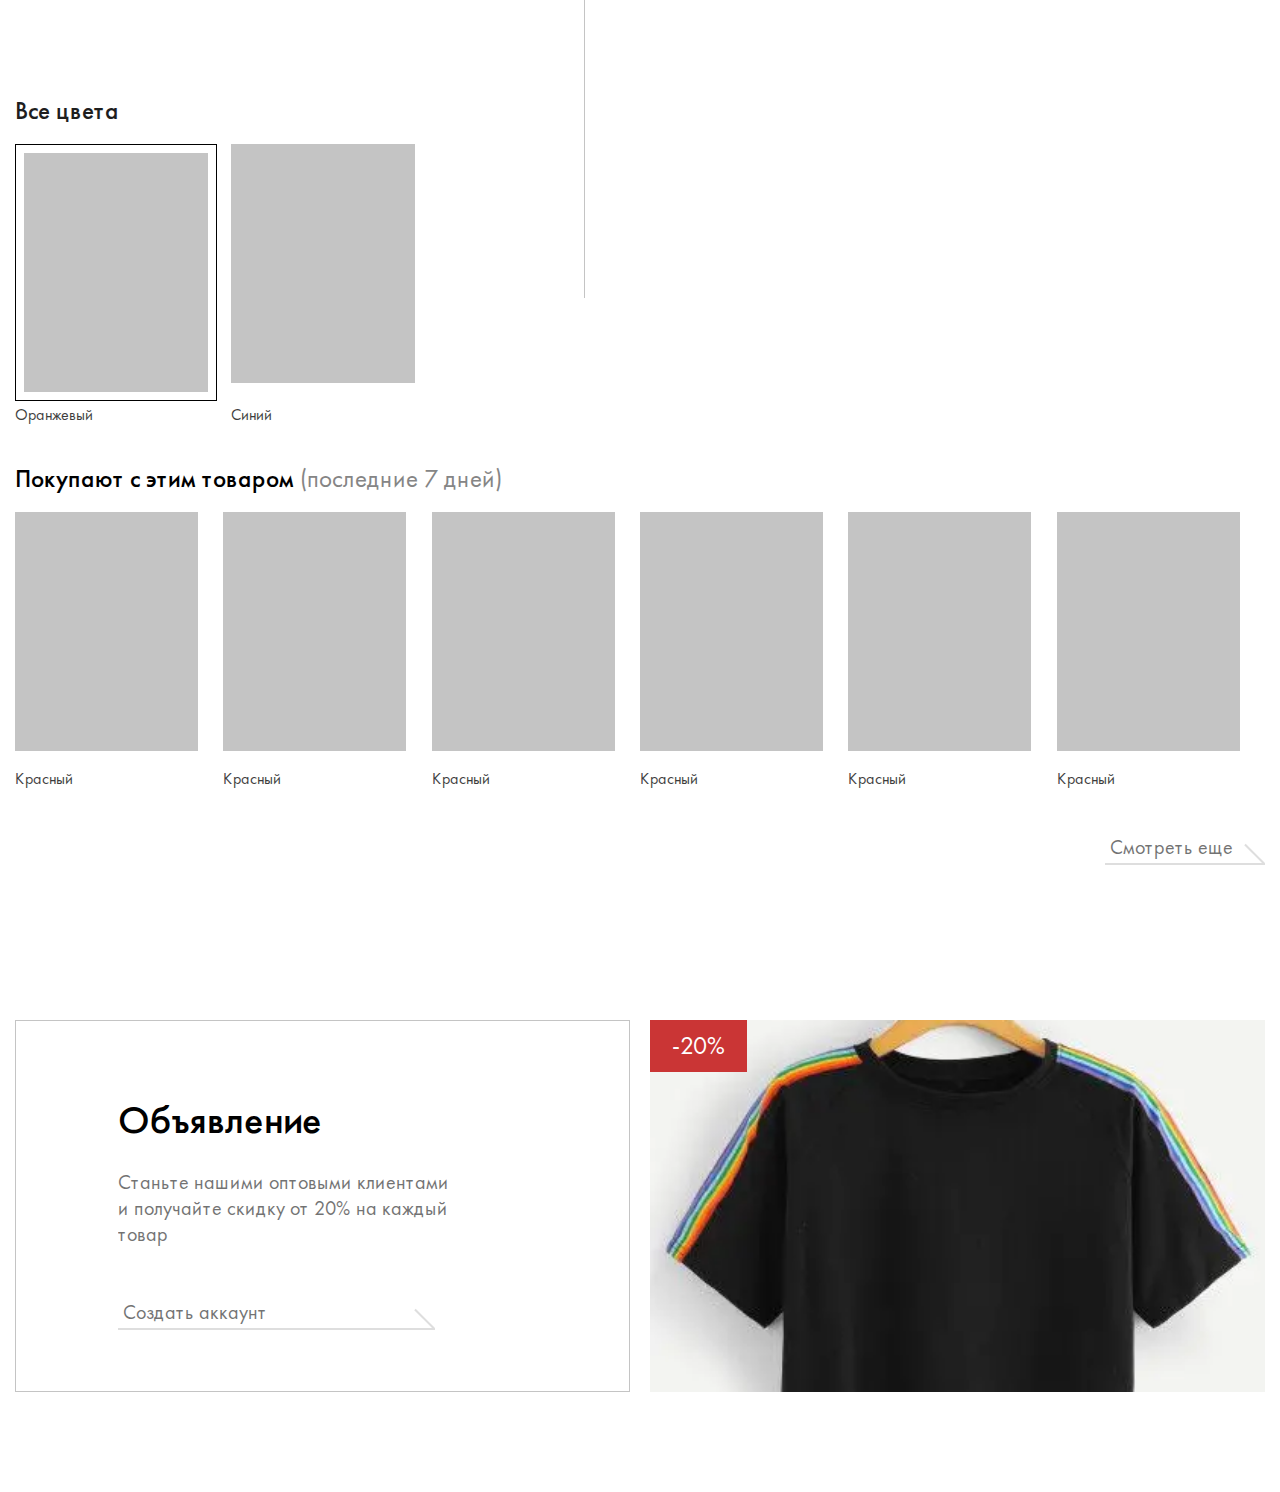
<file: product.html>
<!DOCTYPE html><html lang="ru"><head>    <meta charset="UTF-8" />    <meta name="viewport" content="width=device-width, initial-scale=1">    <title>Страница товара</title>    <link rel="stylesheet" href="css/style.min.css" />    <script src="https://ajax.googleapis.com/ajax/libs/jquery/3.5.1/jquery.min.js" defer></script>    <script src="js/libs.min.js" defer></script>    <script src="js/script.js" defer></script></head><body>    <section class="product">        <div class="container">            <div class="product__close">                <picture><source srcset="img/close.svg" type="image/webp"><img src="img/close.svg" alt=""></picture>            </div>            <div class="product__items product-items">                <div class="product-items__column">                    <div class="product-items__tabs tabs-product">                        <div id="tab-1" class="tabs-product__image tabs-product__image--active">                            <picture><source srcset="img/new-02.webp" type="image/webp"><img src="img/new-02.jpg" alt=""></picture>                        </div>                        <div id="tab-2" class="tabs-product__image">                            <picture><source srcset="img/new-03.webp" type="image/webp"><img src="img/new-03.jpg" alt=""></picture>                        </div>                    </div>                    <div class="product-items__dots dots-product">                        <a href="#" class="dots-product__image dots-product__image--active">                            <picture><source srcset="img/new-02.webp" type="image/webp"><img data-href="tab-1" src="img/new-02.jpg" alt=""></picture>                        </a>                        <a href="#" class="dots-product__image">                            <picture><source srcset="img/new-03.webp" type="image/webp"><img data-href="tab-2"  src="img/new-03.jpg" alt=""></picture>                        </a>                    </div>                </div>                <div class="product-items__column">                    <div class="product-items__block">                        <div class="product-items__title">Название</div>                        <div class="product-items__price">Цена за метр от <span>201 руб</span></div>                        <div class="product-items__filter filter-product">                            <div class="filter-product__item">                                <div class="filter-product__title">Цвет</div>                                <div class="select select-product">                                    <div class="select-header select-header__product">                                        <div class="select-header__current">                                            <div class="select-header__label">                                                <div class="select-header__image">                                                    <span class="current__icon">                                                        <picture><source srcset="img/select-color.webp" type="image/webp"><img src="img/select-color.jpg" alt=""></picture>                                                    </span>                                                 </div>                                                <div class="select-header__info">                                                    <div class="select-header__title">Оранжевый</div>                                                    <div class="select-header__text">в наличии</div>                                                </div>                                            </div>                                          </div>                                        <div class="select-header__icon select-header__icon-product">                                            <picture><source srcset="img/dropdown-arrow.svg" type="image/webp"><img src="img/dropdown-arrow.svg" alt="Arrow"></picture>                                        </div>                                    </div>                                    <div class="select-body select-body__product">                                        <div class="select-body__item select-body__item-product">                                            <div class="select-header__label">                                                <div class="select-header__image">                                                    <span class="current__icon">                                                        <picture><source srcset="img/select-color.webp" type="image/webp"><img src="img/select-color.jpg" alt=""></picture>                                                    </span>                                                 </div>                                                <div class="select-header__info">                                                    <div class="select-header__title">Оранжевый</div>                                                    <div class="select-header__text">в наличии</div>                                                </div>                                            </div>                                          </div>                                        <div class="select-body__item select-body__item-product">                                            <div class="select-header__label">                                                <div class="select-header__image">                                                    <span class="current__icon">                                                        <picture><source srcset="img/select-color.webp" type="image/webp"><img src="img/select-color.jpg" alt=""></picture>                                                    </span>                                                 </div>                                                <div class="select-header__info">                                                    <div class="select-header__title">Оранжевый</div>                                                    <div class="select-header__text">в наличии</div>                                                </div>                                            </div>                                          </div>                                        <div class="select-body__item select-body__item-product">                                            <div class="select-header__label">                                                <div class="select-header__image">                                                    <span class="current__icon">                                                        <picture><source srcset="img/select-color.webp" type="image/webp"><img src="img/select-color.jpg" alt=""></picture>                                                    </span>                                                 </div>                                                <div class="select-header__info">                                                    <div class="select-header__title">Оранжевый</div>                                                    <div class="select-header__text">в наличии</div>                                                </div>                                            </div>                                          </div>                                    </div>                                </div>                            </div>                            <div class="filter-product__item">                                <div class="filter-product__title">Колличество</div>                                <div class="filter-product__input input-product">                                    <div class="input-product__btn input-product__prev"><span></span></div>                                    <input class="input-product__field" type="number" placeholder="Выбрать">                                    <div class="input-product__btn input-product__next"><span></span></div>                                </div>                            </div>                        </div>                        <a href="#" class="product-items__btn">Добавить в корзину</a>                        <div class="product-items__text">Последняя покупка: 10 минут назад</div>                    </div>                    <div class="product-items__description description-items">                        <div class="description-items__column">                            <div class="description-items__title">Характеристики</div>                            <div class="description-items__specifications">                                <ul class="description-items__list">                                    <li class="description-items__text">Состав <span>100% п/э</span></li>                                    <li class="description-items__text">Цвет <span>Оранжевый</span></li>                                    <li class="description-items__text">Состав <span>100% п/э</span></li>                                    <li class="description-items__text">Цвет <span>Оранжевый</span></li>                                    <li class="description-items__text">Состав <span>100% п/э</span></li>                                    <li class="description-items__text">Цвет <span>Оранжевый</span></li>                                </ul>                                <ul class="description-items__list">                                    <li class="description-items__text">Состав <span>100% п/э</span></li>                                    <li class="description-items__text">Цвет <span>Оранжевый</span></li>                                    <li class="description-items__text">Состав <span>100% п/э</span></li>                                    <li class="description-items__text">Цвет <span>Оранжевый</span></li>                                    <li class="description-items__text">Состав <span>100% п/э</span></li>                                    <li class="description-items__text">Цвет <span>Оранжевый</span></li>                                </ul>                            </div>                            <div class="description-items__actions">                                <ul class="description-items__actions-list">                                    <li class="description-items__text"><a href="#">Задать вопрос о товаре</a></li>                                    <li class="description-items__text"><a href="#">Сохранить фото</a></li>                                    <li class="description-items__text"><a href="#">Условия заказа</a></li>                                </ul>                            </div>                        </div>                        <div class="description-items__column">                            <div class="description-items__title">Наличие на складах</div>                            <div class="description-items__warehouses warehouses-items">                                <div class="warehouses-items__item">Турция <span>Нет в наличии</span></div>                                <div class="warehouses-items__item">Алматы <span>В наличии</span></div>                            </div>                            <div class="description-items__title">Описание</div>                            <div class="description-items__info">                                Ткaнь прочная, износостойкая. Широко                                используются для изготовления верхней                                одежды, рюкзаков, обуви, снаряжения                                и рабочей одежды. Без ПУ покрытия.                            </div>                            <div class="description-items__title">Все товары раздела</div>                            <div class="description-items__all">                                <a href="#" class="description-items__all-link">Ткани/Польшие/Черные</a>                                <a href="#" class="description-items__all-path">ПУТЬ</a>                            </div>                        </div>                    </div>                </div>            </div>            <div class="product__color">                <div class="product__color-title">Все цвета</div>                <div class="product__color-items">                    <div class="product__color-item">                        <label>                            <input name="color" type="radio" checked>                            <div class="product__color-item-wrapper">                                <div class="product__color-item-image">                                    <picture><source srcset="img/leftovers-01.webp" type="image/webp"><img src="img/leftovers-01.jpg" alt=""></picture>                                </div>                            </div>                            <div class="product__color-item-text">Оранжевый</div>                        </label>                        <label>                            <input name="color" type="radio">                            <div class="product__color-item-wrapper">                                <div class="product__color-item-image">                                    <picture><source srcset="img/leftovers-01.webp" type="image/webp"><img src="img/leftovers-01.jpg" alt=""></picture>                                </div>                            </div>                            <div class="product__color-item-text">Синий</div>                        </label>                    </div>                </div>            </div>            <div class="product__yet">                <div class="product__yet-title">Покупают с этим товаром <span>(последние 7 дней)</span></div>                <div class="product__yet-items items-yet">                    <div class="items-yet__column">                        <a href="#" class="items-yet__card">                            <div class="items-yet__image">                                <picture><source srcset="img/leftovers-01.webp" type="image/webp"><img src="img/leftovers-01.jpg" alt=""></picture>                            </div>                            <div class="items-yet__text">Красный</div>                        </a>                    </div>                    <div class="items-yet__column">                        <a href="#" class="items-yet__card">                            <div class="items-yet__image">                                <picture><source srcset="img/leftovers-01.webp" type="image/webp"><img src="img/leftovers-01.jpg" alt=""></picture>                            </div>                            <div class="items-yet__text">Красный</div>                        </a>                    </div>                    <div class="items-yet__column">                        <a href="#" class="items-yet__card">                            <div class="items-yet__image">                                <picture><source srcset="img/leftovers-01.webp" type="image/webp"><img src="img/leftovers-01.jpg" alt=""></picture>                            </div>                            <div class="items-yet__text">Красный</div>                        </a>                    </div>                    <div class="items-yet__column">                        <a href="#" class="items-yet__card">                            <div class="items-yet__image">                                <picture><source srcset="img/leftovers-01.webp" type="image/webp"><img src="img/leftovers-01.jpg" alt=""></picture>                            </div>                            <div class="items-yet__text">Красный</div>                        </a>                    </div>                    <div class="items-yet__column">                        <a href="#" class="items-yet__card">                            <div class="items-yet__image">                                <picture><source srcset="img/leftovers-01.webp" type="image/webp"><img src="img/leftovers-01.jpg" alt=""></picture>                            </div>                            <div class="items-yet__text">Красный</div>                        </a>                    </div>                    <div class="items-yet__column">                        <a href="#" class="items-yet__card">                            <div class="items-yet__image">                                <picture><source srcset="img/leftovers-01.webp" type="image/webp"><img src="img/leftovers-01.jpg" alt=""></picture>                            </div>                            <div class="items-yet__text">Красный</div>                        </a>                    </div>                </div>                <a href="#" class="product__yet-all all"><span>Смотреть еще</span></a>            </div>            <div class="product__stonks">                <div class="items-stonks__wrapper stonks__wrapper">                    <div class="items-stonks__block  stonks__block">                        <div class="items-stonks__ad stonks__ad">                            <div class="items-stonks__ad-title">Объявление</div>                            <div class="items-stonks__ad-text">                                Станьте нашими оптовыми клиентами и получайте                                скидку от 20% на каждый товар                            </div>                            <a href="#" class="items-stonks__ad-account all"><span>Создать аккаунт</span></a>                        </div>                    </div>                    <div class="items-stonks__block stonks__block">                        <a href="#" class="items-stonks__card">                            <div class="items-stonks__image items-stonks__image--l stonks-image">                                <div class="discount">-20%</div>                                <picture><source srcset="img/discount-02.webp" type="image/webp"><img src="img/discount-02.jpg" alt=""></picture>                            </div>                        </a>                    </div>                </div>            </div>        </div>    </section></body></html>
</file>
